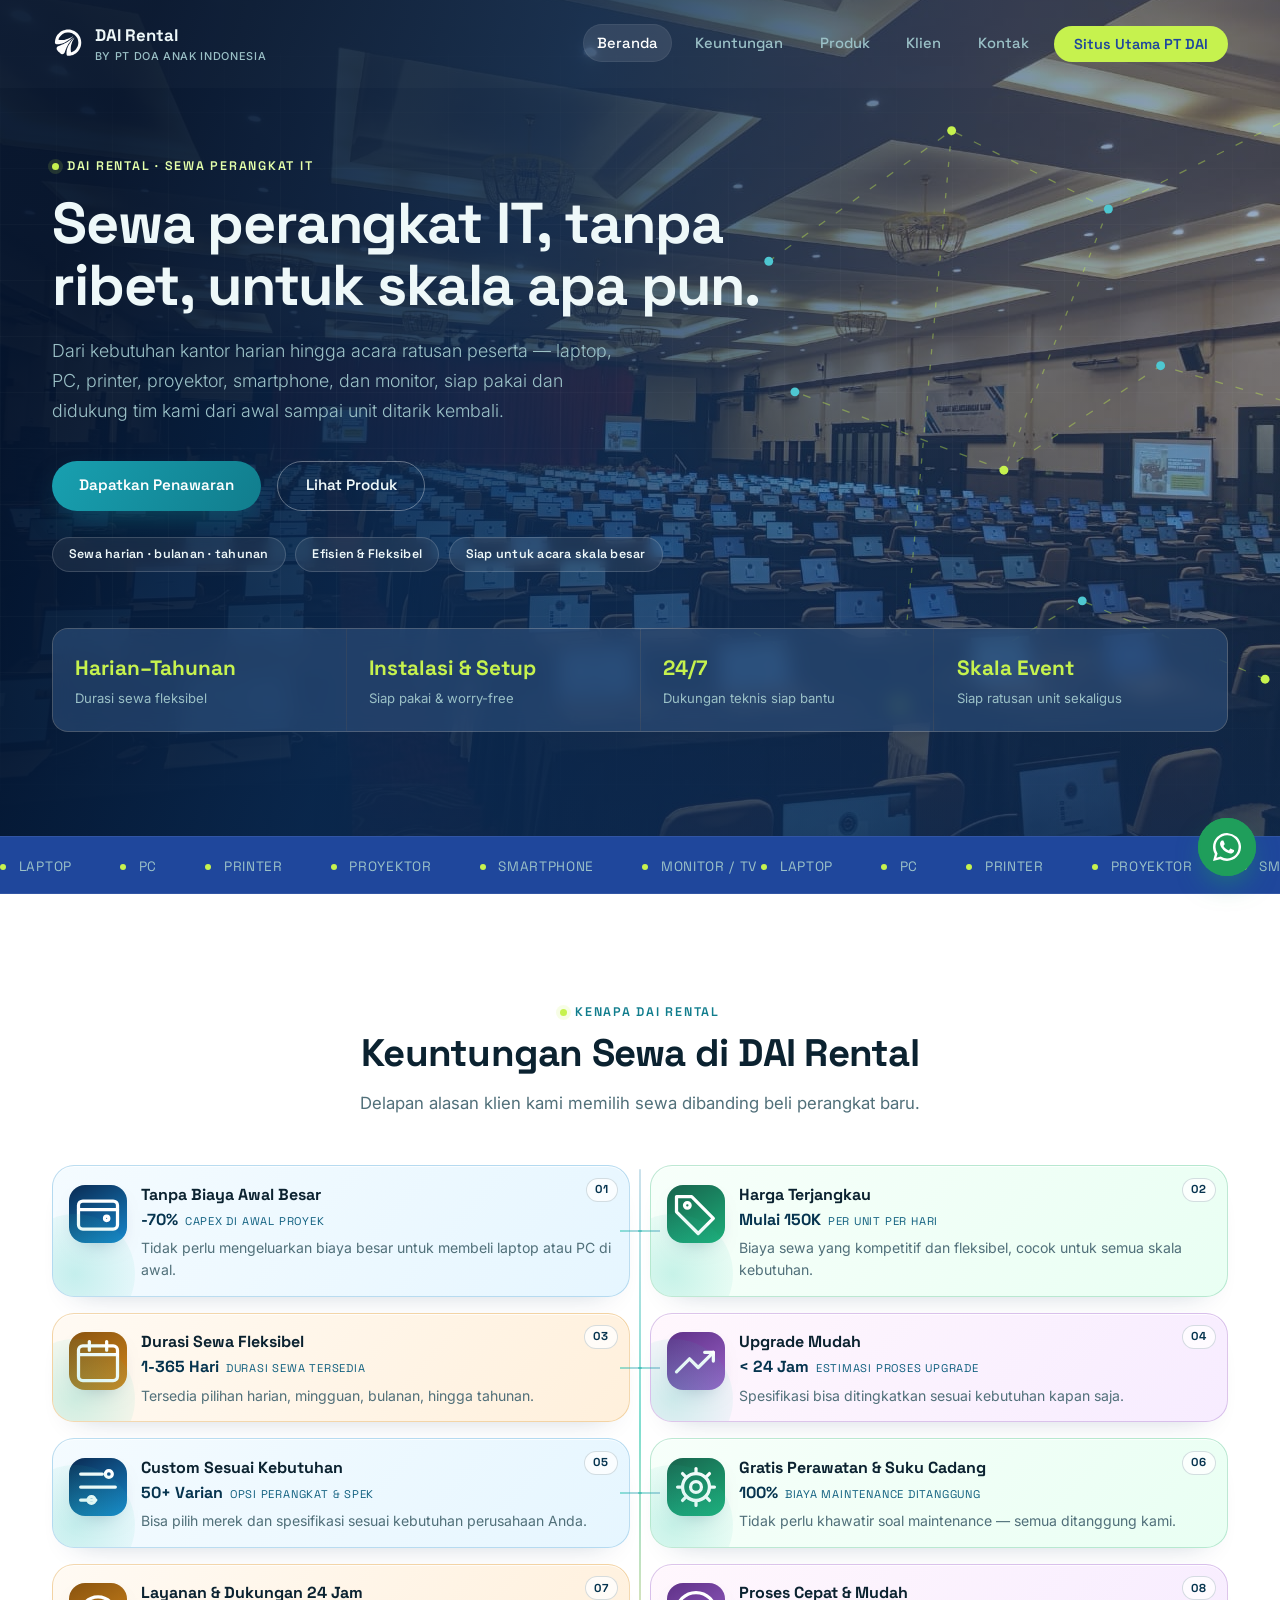
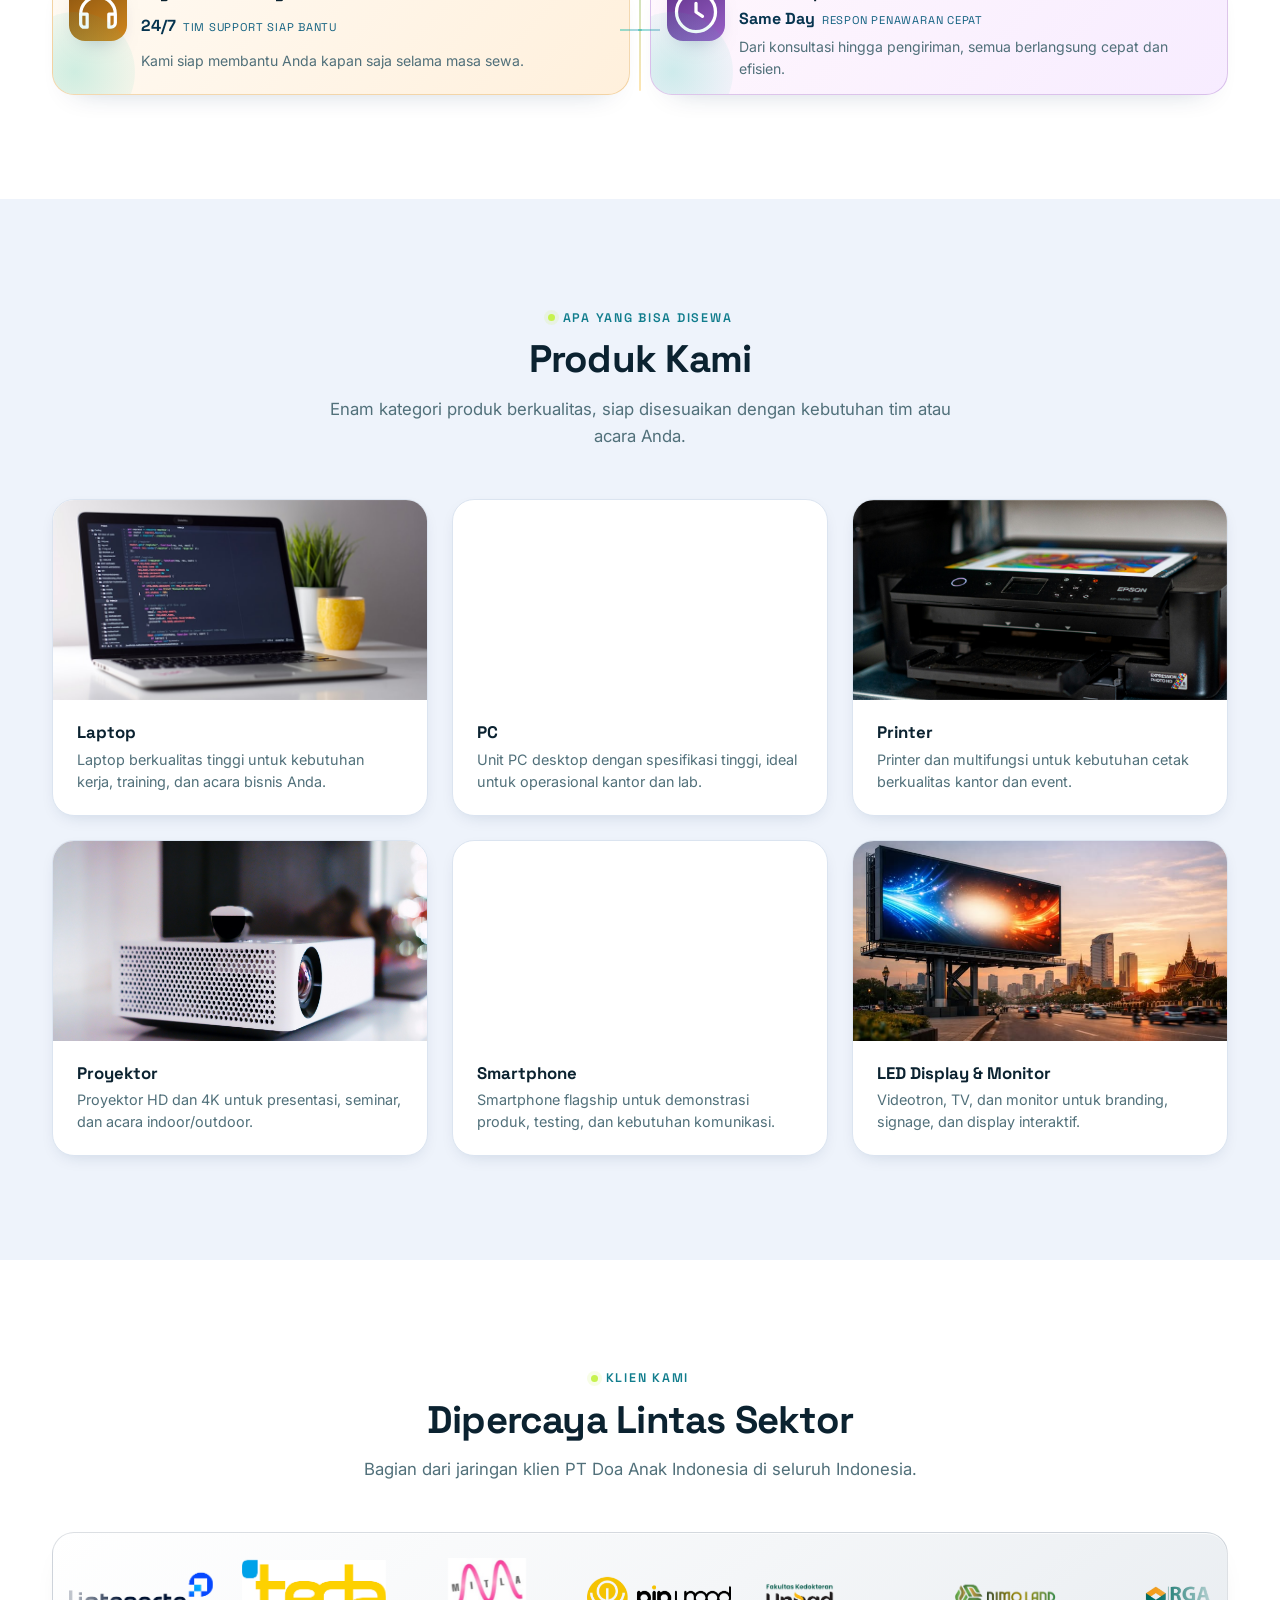
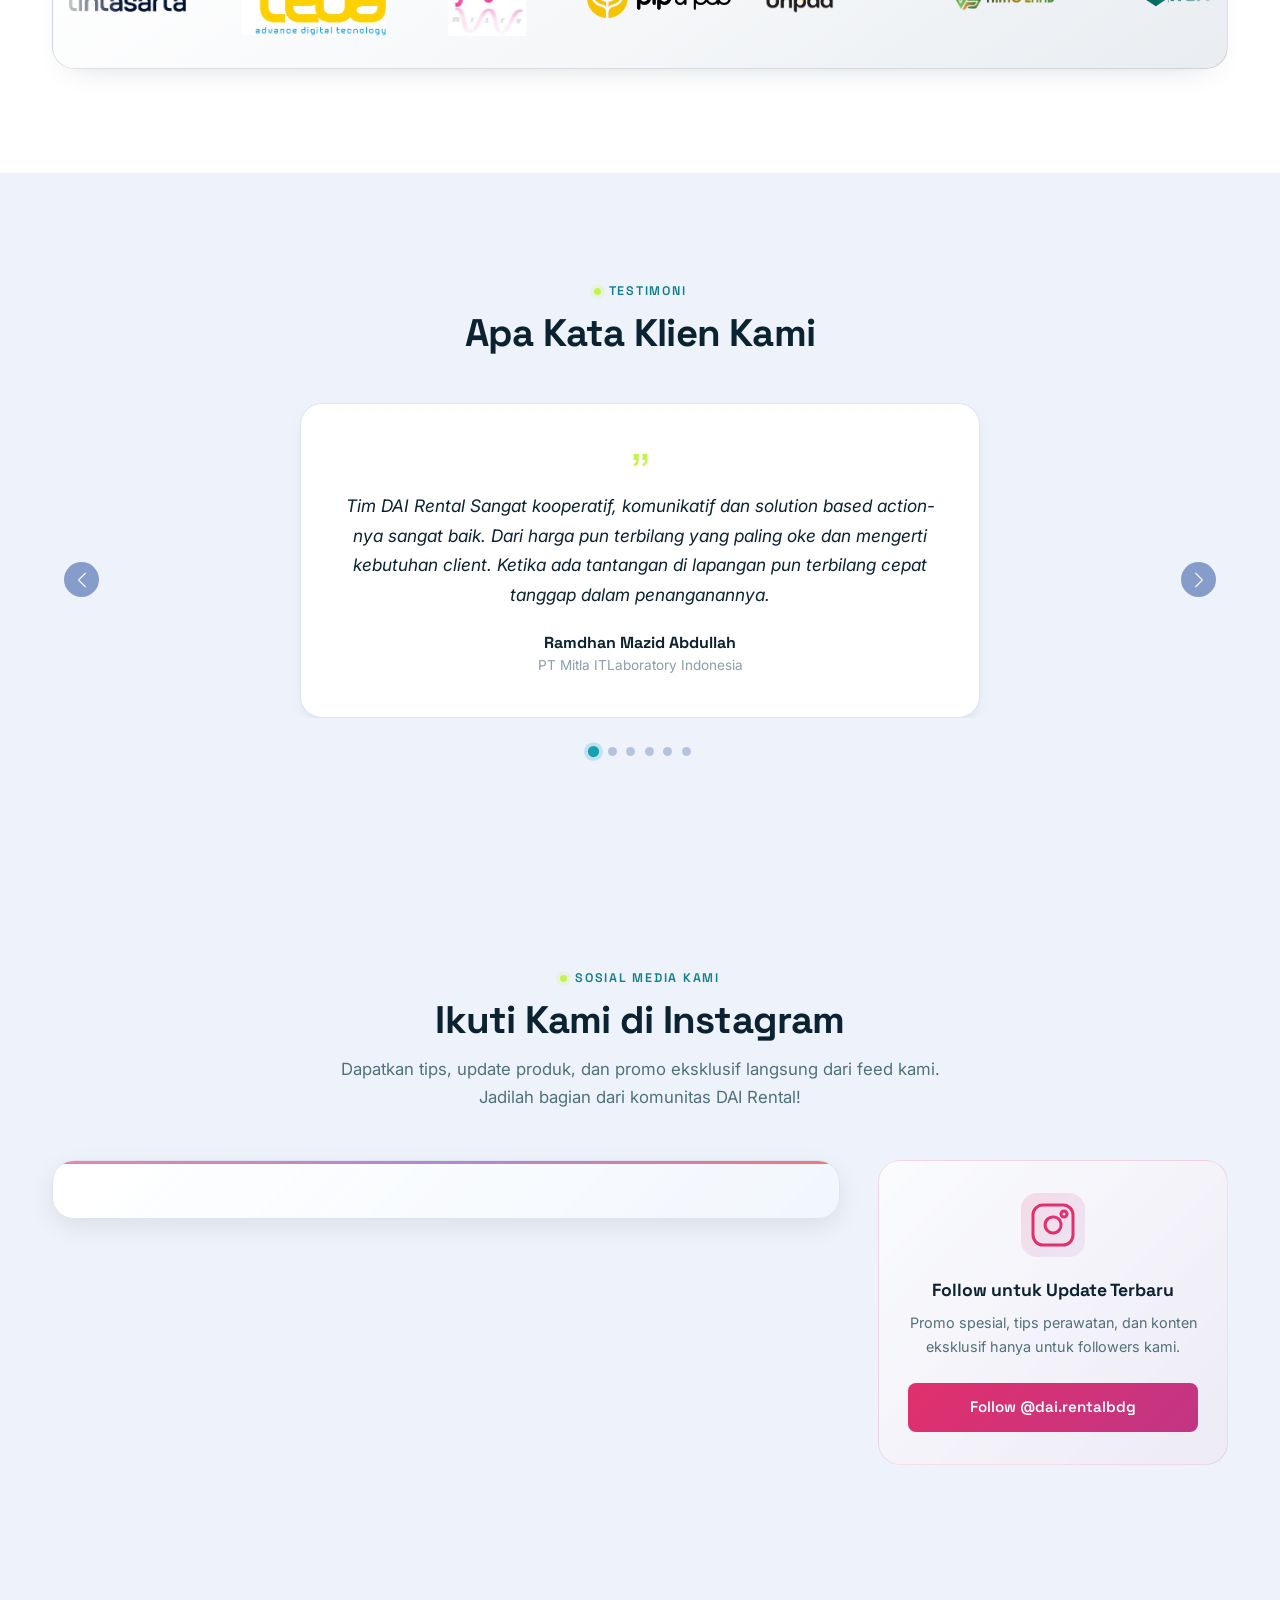
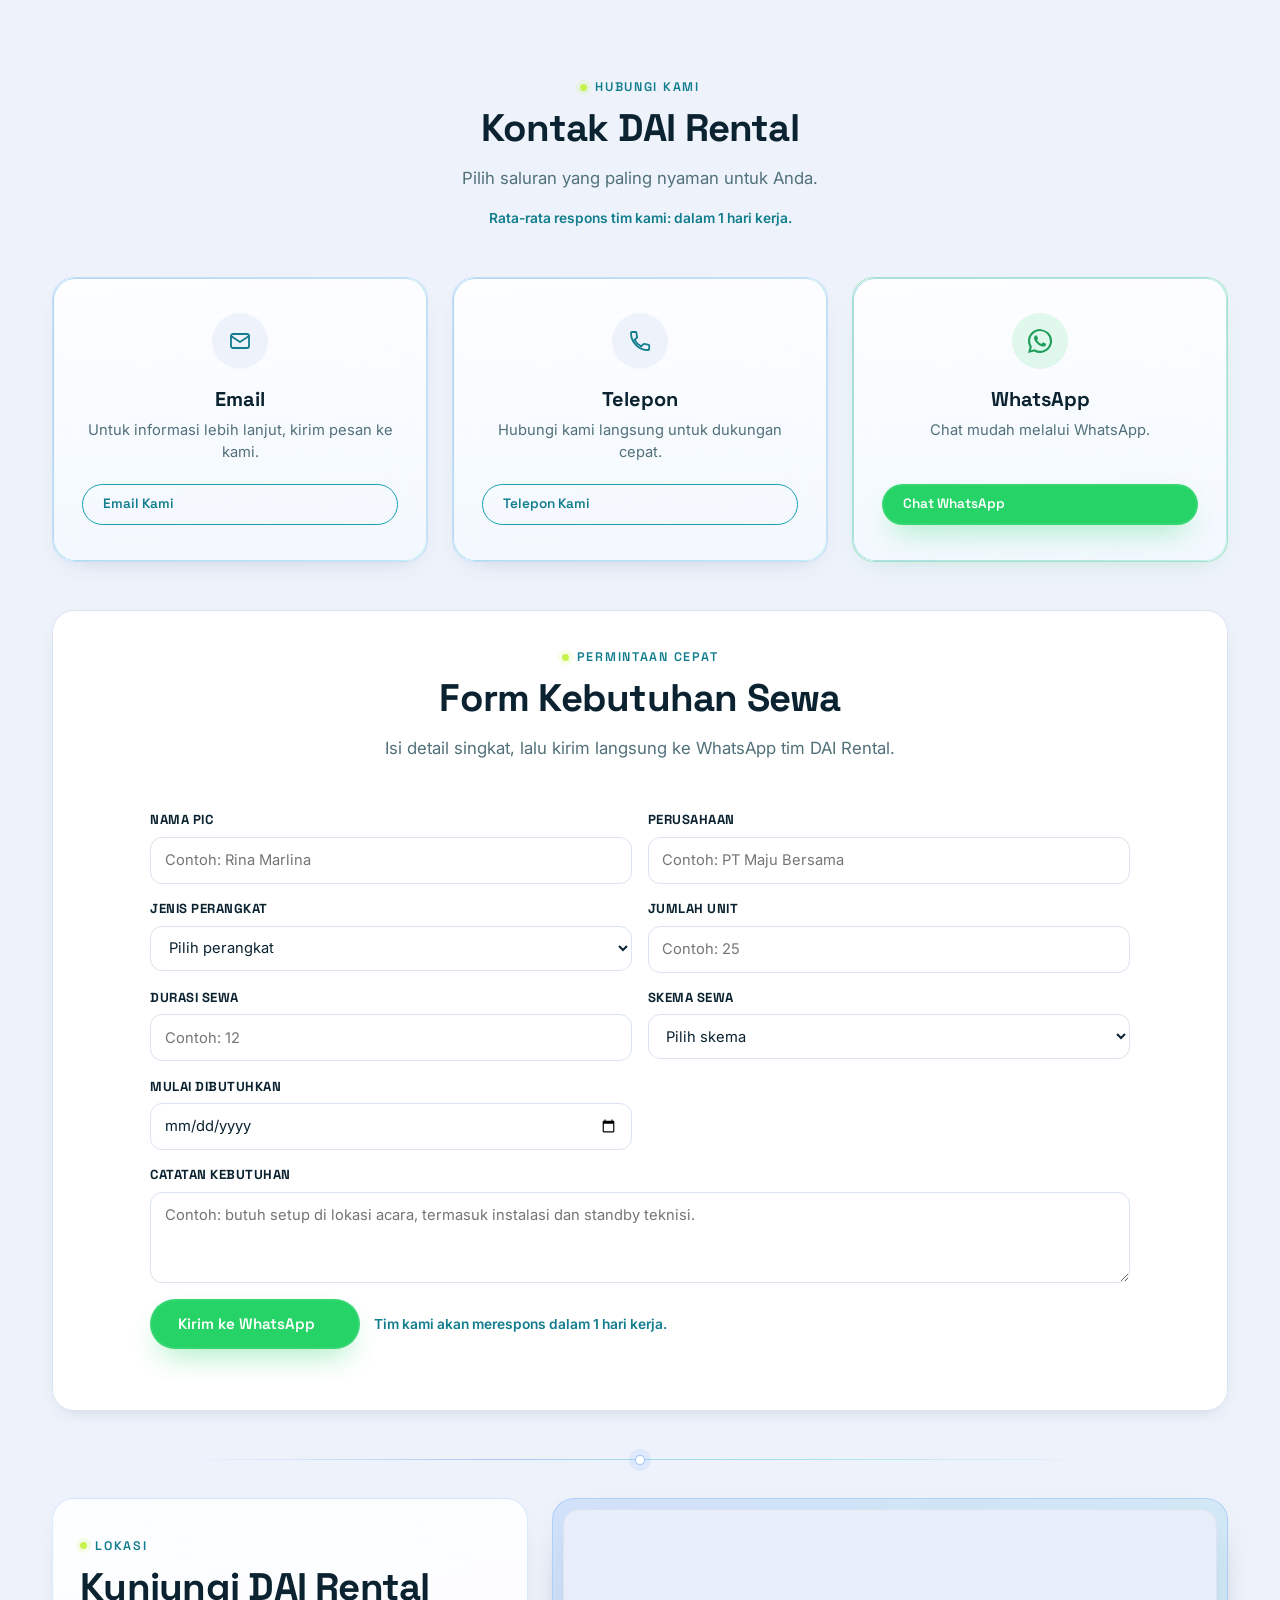
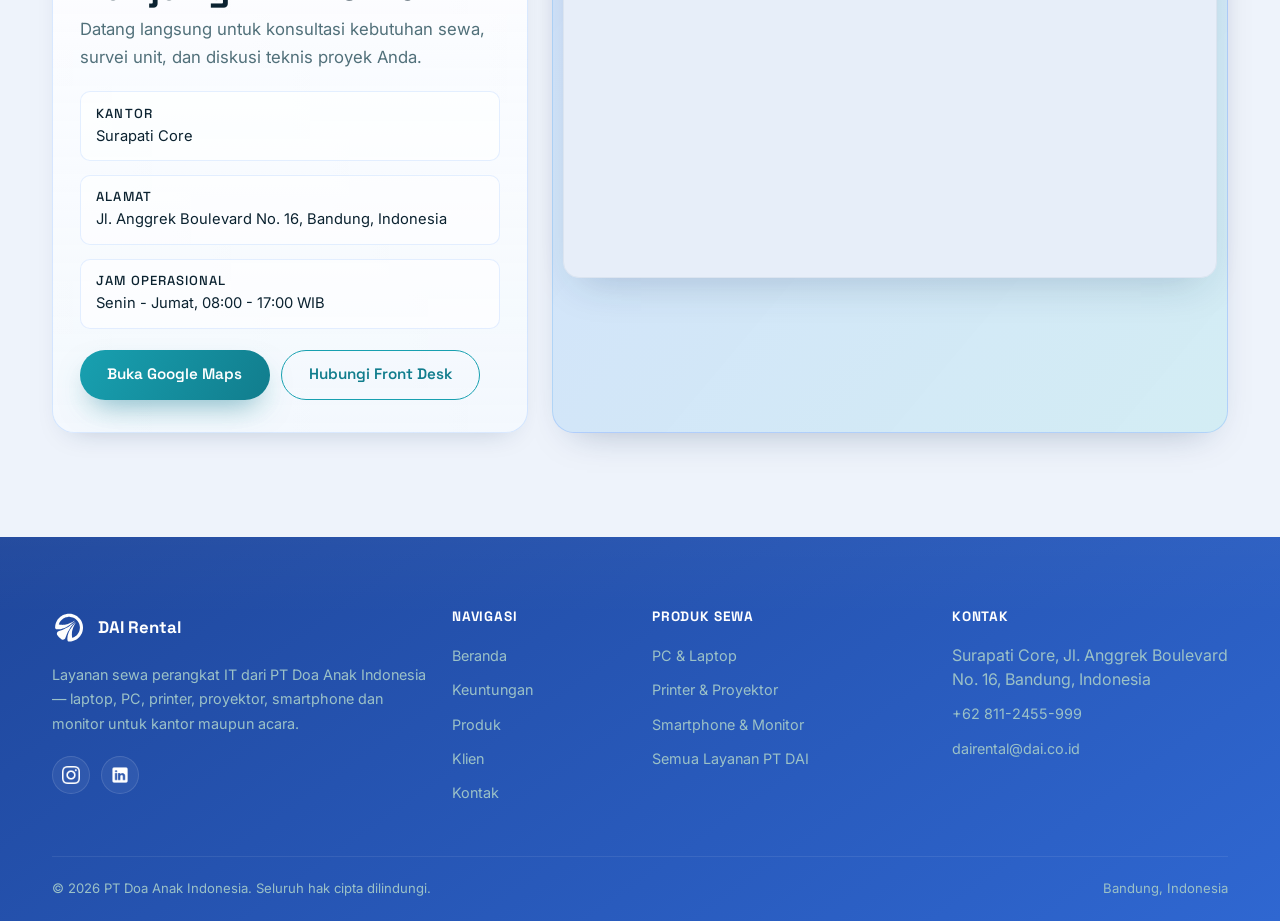
<file: dairental.html>
<!DOCTYPE html>
<html lang="id">
<head>
<meta charset="UTF-8">
<meta name="viewport" content="width=device-width, initial-scale=1.0">
<meta name="description" content="Sewa perangkat IT seperti laptop, PC, printer, proyektor, smartphone dan monitor dari PT Doa Anak Indonesia. Sewa harian, bulanan, hingga tahunan di Bandung.">
<meta property="og:title" content="DAI Rental | PT Doa Anak Indonesia">
<meta property="og:description" content="Sewa perangkat IT dari PT DAI — solusi terpercaya untuk kantor dan acara Anda.">
<title>DAI Rental | Sewa Laptop, PC, Printer &amp; Proyektor — Harian, Bulanan, Tahunan</title>
<link rel="icon" href="assets/img/DAI Logo-01.png" type="image/x-icon">

<link rel="preconnect" href="https://fonts.googleapis.com">
<link rel="preconnect" href="https://fonts.gstatic.com" crossorigin>
<link href="https://cdn.jsdelivr.net/npm/bootstrap@5.3.3/dist/css/bootstrap.min.css" rel="stylesheet">
<link href="https://cdn.jsdelivr.net/npm/aos@2.3.4/dist/aos.css" rel="stylesheet">
<link rel="stylesheet" href="assets/css/main.css">
</head>
<body class="page-rental">
<a class="skip-link" href="#main">Lewati ke konten</a>

<!-- ============ NAVBAR ============ -->
<nav class="navbar navbar-expand-lg fixed-top dai-nav">
  <div class="container">
    <a class="navbar-brand" href="index.html">
      <img src="assets/img/Logo-DAI.svg" alt="Logo PT DAI" height="36">
      <span>DAI Rental<small>by PT Doa Anak Indonesia</small></span>
    </a>
    <button class="navbar-toggler" type="button" data-bs-toggle="collapse" data-bs-target="#navbarNav" aria-label="Toggle navigation">
      <span class="navbar-toggler-icon"></span>
    </button>
    <div class="collapse navbar-collapse" id="navbarNav">
      <ul class="navbar-nav ms-auto align-items-lg-center">
        <li class="nav-item"><a class="nav-link" href="#home">Beranda</a></li>
        <li class="nav-item"><a class="nav-link" href="#keuntungan">Keuntungan</a></li>
        <li class="nav-item"><a class="nav-link" href="#product">Produk</a></li>
        <li class="nav-item"><a class="nav-link" href="#clients">Klien</a></li>
        <li class="nav-item"><a class="nav-link" href="#contact">Kontak</a></li>
        <li class="nav-item"><a class="btn-cta" href="index.html">Situs Utama PT DAI</a></li>
      </ul>
    </div>
  </div>
</nav>

<main id="main">
<!-- ============ HERO ============ -->
<section id="home" class="hero">
  <div class="hero-bg-photo hero-overlay-rental" style="background-image:url('assets/img/rent.jpg');"></div>
  <div class="hero-grid"></div>
  <svg class="hero-net" viewBox="0 0 560 640" style="right:-30px; top:0; width:min(48vw,560px); height:100%; transform:scaleX(-1);" preserveAspectRatio="xMidYMid slice" aria-hidden="true">
    <path class="flow" d="M60 80 L220 160 L340 100 L480 200"/>
    <path class="flow" d="M40 320 L180 280 L300 360 L460 300"/>
    <path class="flow" d="M100 520 L240 460 L380 540 L500 480"/>
    <path d="M220 160 L300 360" stroke-dasharray="4 8"/>
    <path d="M340 100 L380 540" stroke-dasharray="4 8"/>
    <circle class="nd pulse" cx="60" cy="80" r="3.4"/>
    <circle class="nd alt pulse" cx="220" cy="160" r="3.4"/>
    <circle class="nd pulse" cx="340" cy="100" r="3.4"/>
    <circle class="nd alt pulse" cx="480" cy="200" r="3.4"/>
    <circle class="nd pulse" cx="40" cy="320" r="3.4"/>
    <circle class="nd alt pulse" cx="180" cy="280" r="3.4"/>
    <circle class="nd pulse" cx="300" cy="360" r="3.4"/>
    <circle class="nd alt pulse" cx="460" cy="300" r="3.4"/>
    <circle class="nd pulse" cx="100" cy="520" r="3.4"/>
    <circle class="nd alt pulse" cx="240" cy="460" r="3.4"/>
    <circle class="nd pulse" cx="380" cy="540" r="3.4"/>
    <circle class="nd alt pulse" cx="500" cy="480" r="3.4"/>
  </svg>

  <div class="container hero-inner">
    <div class="row">
      <div class="col-lg-8" data-aos="fade-up">
        <span class="eyebrow on-dark">DAI Rental · Sewa Perangkat IT</span>
        <h1>Sewa perangkat IT, tanpa ribet, untuk skala apa pun.</h1>
        <p class="lead">Dari kebutuhan kantor harian hingga acara ratusan peserta — laptop, PC, printer, proyektor, smartphone, dan monitor, siap pakai dan didukung tim kami dari awal sampai unit ditarik kembali.</p>
        <div class="hero-ctas">
          <a href="https://wa.me/628112455999" target="_blank" rel="noopener" class="btn btn-grad">Dapatkan Penawaran</a>
          <a href="#product" class="btn btn-outline-onDark">Lihat Produk</a>
        </div>
        <div class="hero-kicker-row">
          <span class="kicker-chip">Sewa harian · bulanan · tahunan</span>
          <span class="kicker-chip">Efisien &amp; Fleksibel</span>
          <span class="kicker-chip">Siap untuk acara skala besar</span>
        </div>
      </div>
    </div>

    <div class="stat-strip" data-aos="fade-up" data-aos-delay="100">
      <div class="stat-row">
        <div class="stat-cell">
          <div class="stat-num" style="font-size:1.3rem;">Harian–Tahunan</div>
          <div class="stat-label">Durasi sewa fleksibel</div>
        </div>
        <div class="stat-cell">
          <div class="stat-num" style="font-size:1.3rem;">Instalasi &amp; Setup</div>
          <div class="stat-label">Siap pakai &amp; worry-free</div>
        </div>
        <div class="stat-cell">
          <div class="stat-num" style="font-size:1.3rem;">24/7</div>
          <div class="stat-label">Dukungan teknis siap bantu</div>
        </div>
        <div class="stat-cell">
          <div class="stat-num" style="font-size:1.3rem;">Skala Event</div>
          <div class="stat-label">Siap ratusan unit sekaligus</div>
        </div>
      </div>
    </div>
  </div>
</section>

<div class="ticker-wrap" aria-hidden="true">
  <div class="ticker-track">
    <span>Laptop</span>
    <span>PC</span>
    <span>Printer</span>
    <span>Proyektor</span>
    <span>Smartphone</span>
    <span>Monitor / TV</span>
  </div>
</div>

<!-- ============ KEUNTUNGAN ============ -->
<section id="keuntungan" class="section">
  <div class="container">
    <div class="section-head center" data-aos="fade-up">
      <span class="eyebrow">Kenapa DAI Rental</span>
      <h2 class="section-title">Keuntungan Sewa di DAI Rental</h2>
      <p class="section-sub">Delapan alasan klien kami memilih sewa dibanding beli perangkat baru.</p>
    </div>

    <div class="page-rental__benefits-grid">
      <div class="benefit-item" data-aos="fade-up">
        <div class="benefit-card">
          <div class="benefit-icon">
            <svg width="52" height="52" viewBox="0 0 24 24" stroke="currentColor" stroke-width="1.5" stroke-linecap="round" stroke-linejoin="round" fill="none"><rect x="3" y="6" width="18" height="13" rx="2"/><path d="M3 10h18"/><circle cx="16" cy="14" r="1"/></svg>
          </div>
          <h6>Tanpa Biaya Awal Besar</h6>
          <div class="benefit-metric"><strong>-70%</strong><span>CapEx di awal proyek</span></div>
          <p>Tidak perlu mengeluarkan biaya besar untuk membeli laptop atau PC di awal.</p>
        </div>
      </div>
      <div class="benefit-item" data-aos="fade-up" data-aos-delay="60">
        <div class="benefit-card">
          <div class="benefit-icon">
            <svg width="52" height="52" viewBox="0 0 24 24" stroke="currentColor" stroke-width="1.5" stroke-linecap="round" stroke-linejoin="round" fill="none"><path d="M3 11V4h7l10 10-7 7L3 11z"/><circle cx="8" cy="8" r="1.3"/></svg>
          </div>
          <h6>Harga Terjangkau</h6>
          <div class="benefit-metric"><strong>Mulai 150K</strong><span>per unit per hari</span></div>
          <p>Biaya sewa yang kompetitif dan fleksibel, cocok untuk semua skala kebutuhan.</p>
        </div>
      </div>
      <div class="benefit-item" data-aos="fade-up" data-aos-delay="120">
        <div class="benefit-card">
          <div class="benefit-icon">
            <svg width="52" height="52" viewBox="0 0 24 24" stroke="currentColor" stroke-width="1.5" stroke-linecap="round" stroke-linejoin="round" fill="none"><rect x="3" y="5" width="18" height="16" rx="2"/><path d="M3 9h18M8 3v4M16 3v4"/></svg>
          </div>
          <h6>Durasi Sewa Fleksibel</h6>
          <div class="benefit-metric"><strong>1-365 Hari</strong><span>durasi sewa tersedia</span></div>
          <p>Tersedia pilihan harian, mingguan, bulanan, hingga tahunan.</p>
        </div>
      </div>
      <div class="benefit-item" data-aos="fade-up">
        <div class="benefit-card">
          <div class="benefit-icon">
            <svg width="52" height="52" viewBox="0 0 24 24" stroke="currentColor" stroke-width="1.5" stroke-linecap="round" stroke-linejoin="round" fill="none"><path d="M3 17l6-6 4 4 7-7"/><path d="M16 8h4v4"/></svg>
          </div>
          <h6>Upgrade Mudah</h6>
          <div class="benefit-metric"><strong>< 24 Jam</strong><span>estimasi proses upgrade</span></div>
          <p>Spesifikasi bisa ditingkatkan sesuai kebutuhan kapan saja.</p>
        </div>
      </div>
      <div class="benefit-item" data-aos="fade-up" data-aos-delay="60">
        <div class="benefit-card">
          <div class="benefit-icon">
            <svg width="52" height="52" viewBox="0 0 24 24" stroke="currentColor" stroke-width="1.5" stroke-linecap="round" stroke-linejoin="round" fill="none"><path d="M4 6h10M4 12h16M4 18h7"/><circle cx="17" cy="6" r="1.6"/><circle cx="9" cy="18" r="1.6"/></svg>
          </div>
          <h6>Custom Sesuai Kebutuhan</h6>
          <div class="benefit-metric"><strong>50+ Varian</strong><span>opsi perangkat & spek</span></div>
          <p>Bisa pilih merek dan spesifikasi sesuai kebutuhan perusahaan Anda.</p>
        </div>
      </div>
      <div class="benefit-item" data-aos="fade-up" data-aos-delay="120">
        <div class="benefit-card">
          <div class="benefit-icon">
            <svg width="52" height="52" viewBox="0 0 24 24" stroke="currentColor" stroke-width="1.5" stroke-linecap="round" stroke-linejoin="round" fill="none"><circle cx="12" cy="12" r="2.5"/><path d="M12 3.5v2.2M12 18.3v2.2M20.5 12h-2.2M5.7 12H3.5M18.2 5.8l-1.6 1.6M7.4 16.6l-1.6 1.6M18.2 18.2l-1.6-1.6M7.4 7.4L5.8 5.8"/><circle cx="12" cy="12" r="6.2"/></svg>
          </div>
          <h6>Gratis Perawatan &amp; Suku Cadang</h6>
          <div class="benefit-metric"><strong>100%</strong><span>biaya maintenance ditanggung</span></div>
          <p>Tidak perlu khawatir soal maintenance — semua ditanggung kami.</p>
        </div>
      </div>
      <div class="benefit-item" data-aos="fade-up">
        <div class="benefit-card">
          <div class="benefit-icon">
            <svg width="52" height="52" viewBox="0 0 24 24" stroke="currentColor" stroke-width="1.5" stroke-linecap="round" stroke-linejoin="round" fill="none"><path d="M4 13a8 8 0 1 1 16 0v4a2 2 0 0 1-2 2h-1v-6h3"/><path d="M4 17v-4h3v6H5a2 2 0 0 1-1-2z"/></svg>
          </div>
          <h6>Layanan &amp; Dukungan 24 Jam</h6>
          <div class="benefit-metric"><strong>24/7</strong><span>tim support siap bantu</span></div>
          <p>Kami siap membantu Anda kapan saja selama masa sewa.</p>
        </div>
      </div>
      <div class="benefit-item" data-aos="fade-up" data-aos-delay="60">
        <div class="benefit-card">
          <div class="benefit-icon">
            <svg width="52" height="52" viewBox="0 0 24 24" stroke="currentColor" stroke-width="1.5" stroke-linecap="round" stroke-linejoin="round" fill="none"><circle cx="12" cy="12" r="9"/><path d="M12 8v4l3 2"/></svg>
          </div>
          <h6>Proses Cepat &amp; Mudah</h6>
          <div class="benefit-metric"><strong>Same Day</strong><span>respon penawaran cepat</span></div>
          <p>Dari konsultasi hingga pengiriman, semua berlangsung cepat dan efisien.</p>
        </div>
      </div>
    </div>
  </div>
</section>

<!-- ============ PRODUK ============ -->
<section id="product" class="section section-alt">
  <div class="container">
    <div class="section-head center" data-aos="fade-up">
      <span class="eyebrow">Apa Yang Bisa Disewa</span>
      <h2 class="section-title">Produk Kami</h2>
      <p class="section-sub">Enam kategori produk berkualitas, siap disesuaikan dengan kebutuhan tim atau acara Anda.</p>
    </div>

    <div class="row g-4">
      <div class="col-md-6 col-lg-4" data-aos="fade-up">
        <div class="product-card">
          <div class="pc-media"><img src="assets/img/laptop_new.jpg" alt="Sewa Laptop" loading="lazy" decoding="async"></div>
          <div class="pc-body">
            <h5>Laptop</h5>
            <p>Laptop berkualitas tinggi untuk kebutuhan kerja, training, dan acara bisnis Anda.</p>
          </div>
        </div>
      </div>
      <div class="col-md-6 col-lg-4" data-aos="fade-up" data-aos-delay="60">
        <div class="product-card">
          <div class="pc-media"><img src="assets/img/pc_new.jpg" alt="Sewa PC" loading="lazy" decoding="async"></div>
          <div class="pc-body">
            <h5>PC</h5>
            <p>Unit PC desktop dengan spesifikasi tinggi, ideal untuk operasional kantor dan lab.</p>
          </div>
        </div>
      </div>
      <div class="col-md-6 col-lg-4" data-aos="fade-up" data-aos-delay="120">
        <div class="product-card">
          <div class="pc-media"><img src="assets/img/printer_new.jpg" alt="Sewa Printer" loading="lazy" decoding="async"></div>
          <div class="pc-body">
            <h5>Printer</h5>
            <p>Printer dan multifungsi untuk kebutuhan cetak berkualitas kantor dan event.</p>
          </div>
        </div>
      </div>
      <div class="col-md-6 col-lg-4" data-aos="fade-up" data-aos-delay="180">
        <div class="product-card">
          <div class="pc-media"><img src="assets/img/projector_new.jpg" alt="Sewa Proyektor" loading="lazy" decoding="async"></div>
          <div class="pc-body">
            <h5>Proyektor</h5>
            <p>Proyektor HD dan 4K untuk presentasi, seminar, dan acara indoor/outdoor.</p>
          </div>
        </div>
      </div>
      <div class="col-md-6 col-lg-4" data-aos="fade-up" data-aos-delay="240">
        <div class="product-card">
          <div class="pc-media"><img src="assets/img/smartphone_new.jpg" alt="Sewa Smartphone" loading="lazy" decoding="async"></div>
          <div class="pc-body">
            <h5>Smartphone</h5>
            <p>Smartphone flagship untuk demonstrasi produk, testing, dan kebutuhan komunikasi.</p>
          </div>
        </div>
      </div>
      <div class="col-md-6 col-lg-4" data-aos="fade-up" data-aos-delay="300">
        <div class="product-card">
          <div class="pc-media"><img src="assets/img/ledd.jpg" alt="Sewa LED Display Videotron TV Monitor" loading="lazy" decoding="async"></div>
          <div class="pc-body">
            <h5>LED Display &amp; Monitor</h5>
            <p>Videotron, TV, dan monitor untuk branding, signage, dan display interaktif.</p>
          </div>
        </div>
      </div>
    </div>
  </div>
</section>

<!-- ============ CLIENTS ============ -->
<section id="clients" class="section">
  <div class="container">
    <div class="section-head center" data-aos="fade-up">
      <span class="eyebrow">Klien Kami</span>
      <h2 class="section-title">Dipercaya Lintas Sektor</h2>
      <p class="section-sub">Bagian dari jaringan klien PT Doa Anak Indonesia di seluruh Indonesia.</p>
    </div>

    <div class="client-panel" data-aos="fade-up">
      <div class="scroll-row-wrapper">
        <div class="scroll-row">
          <div class="scroll-track">
            <img src="assets/img/clients/LA.png" alt="Lintasarta" loading="lazy">
            <img src="assets/img/clients/teda.png" alt="Teda" loading="lazy">
            <img src="assets/img/clients-dairental/mitla.jpg" alt="Mitla" loading="lazy">
            <img src="assets/img/clients-dairental/pip-logo.png" alt="PIP" loading="lazy">
            <img src="assets/img/clients-dairental/logo-fk-unpad.png" alt="FK Unpad" loading="lazy">
            <img src="assets/img/clients-dairental/nimo.png" alt="Nimo" loading="lazy">
            <img src="assets/img/clients-dairental/rga.png" alt="RGA" loading="lazy">
            <img src="assets/img/clients-dairental/krs.png" alt="KRS" loading="lazy">
            <img src="assets/img/clients-dairental/Barrans.svg" alt="Barrans" loading="lazy">
          </div>
        </div>
      </div>
    </div>
  </div>
</section>

<!-- ============ TESTIMONIAL ============ -->
<section id="testimonial" class="section section-alt">
  <div class="container">
    <div class="section-head center" data-aos="fade-up">
      <span class="eyebrow">Testimoni</span>
      <h2 class="section-title">Apa Kata Klien Kami</h2>
    </div>

    <div id="testimonialCarousel" class="carousel slide" data-bs-ride="carousel" data-bs-interval="5000" data-aos="fade-up">
      <div class="carousel-inner">
        <div class="carousel-item active">
          <div class="testi-card">
            <div class="testi-quote">
              <svg width="30" height="30" viewBox="0 0 24 24" fill="currentColor"><path d="M7 7h4v5c0 3-2 5-4 5v-2c1 0 2-1 2-3H7V7z"/><path d="M14 7h4v5c0 3-2 5-4 5v-2c1 0 2-1 2-3h-2V7z"/></svg>
            </div>
            <p class="quote"> Tim DAI Rental Sangat kooperatif, komunikatif dan solution based action-nya sangat baik. Dari harga pun terbilang yang paling oke dan mengerti kebutuhan client. Ketika ada tantangan di lapangan pun terbilang cepat tanggap dalam penanganannya.</p>
            <div class="name">Ramdhan Mazid Abdullah</div>
            <div class="org">PT Mitla ITLaboratory Indonesia</div>
          </div>
        </div>
        <div class="carousel-item">
          <div class="testi-card">
            <div class="testi-quote">
              <svg width="30" height="30" viewBox="0 0 24 24" fill="currentColor"><path d="M7 7h4v5c0 3-2 5-4 5v-2c1 0 2-1 2-3H7V7z"/><path d="M14 7h4v5c0 3-2 5-4 5v-2c1 0 2-1 2-3h-2V7z"/></svg>
            </div>
            <p class="quote">Sebagai user DAI Rental, KRS sangat puas bekerja sama. Produk laptopnya sesuai spek dan kondisi mulus, harga sewanya kompetitif, pelayanan timnya responsif & ramah. Untuk aftersales/support juga cepat tanggap saat kami butuh bantuan teknis. Sangat direkomendasikan untuk kebutuhan sewa laptop.</p>
            <div class="name">Angelita</div>
            <div class="org">PT Kasih Rajawali Sejahtera</div>
          </div>
        </div>
        <div class="carousel-item">
          <div class="testi-card">
            <div class="testi-quote">
              <svg width="30" height="30" viewBox="0 0 24 24" fill="currentColor"><path d="M7 7h4v5c0 3-2 5-4 5v-2c1 0 2-1 2-3H7V7z"/><path d="M14 7h4v5c0 3-2 5-4 5v-2c1 0 2-1 2-3h-2V7z"/></svg>
            </div>
            <p class="quote">Semuanya oke, terutama pelayanannya DAI Rental oke pisan.</p>
            <div class="name">Ina Mariyana</div>
            <div class="org">Fakultas Kedokteran Unpad</div>
          </div>
        </div>
        <div class="carousel-item">
          <div class="testi-card">
            <div class="testi-quote">
              <svg width="30" height="30" viewBox="0 0 24 24" fill="currentColor"><path d="M7 7h4v5c0 3-2 5-4 5v-2c1 0 2-1 2-3H7V7z"/><path d="M14 7h4v5c0 3-2 5-4 5v-2c1 0 2-1 2-3h-2V7z"/></svg>
            </div>
            <p class="quote">Untuk product DAI Rental oke ya sesuai dengan yang kita minta, untuk harga juga masih terjangkau, dan kualitas pelayanan dan support after salesnya sih yang mantep bgt. Kalo kita butuh percepatan dan urgent butuh replace laptop, mudah bgt dan sangat full support. All teamnya best bgt. Thank you.</p>
            <div class="name">Mega Nur Khotimah</div>
            <div class="org">PT Aplikanusa Lintasarta</div>
          </div>
        </div>
        <div class="carousel-item">
          <div class="testi-card">
            <div class="testi-quote">
              <svg width="30" height="30" viewBox="0 0 24 24" fill="currentColor"><path d="M7 7h4v5c0 3-2 5-4 5v-2c1 0 2-1 2-3H7V7z"/><path d="M14 7h4v5c0 3-2 5-4 5v-2c1 0 2-1 2-3h-2V7z"/></svg>
            </div>
            <p class="quote">PT RGA sangat puas dengan layanan sewa laptop yang diberikan oleh DAI Rental. Laptop yang disediakan memiliki kondisi yang sangat baik, spesifikasi sesuai kebutuhan, serta siap digunakan tanpa kendala. Proses pengiriman dan instalasi berlangsung tepat waktu, didukung oleh tim yang profesional, responsif, dan komunikatif dalam menangani setiap kebutuhan kami. Selama masa penggunaan, kualitas perangkat tetap terjaga dengan baik dan dukungan teknis yang diberikan sangat membantu apabila diperlukan. Pelayanan yang cepat, ramah, dan berorientasi pada kepuasan pelanggan menjadi nilai tambah yang kami apresiasi. Kami merekomendasikan DAI Rental sebagai mitra terpercaya untuk kebutuhan sewa laptop perusahaan. Terima kasih atas pelayanan yang sangat memuaskan. Rating: &#9733;&#9733;&#9733;&#9733;&#9733; (5/5).</p>
            <div class="name">Luhtfi Nur Yusran</div>
            <div class="org">PT Reksa Griya Antam</div>
          </div>
        </div>
        <div class="carousel-item">
          <div class="testi-card">
            <div class="testi-quote">
              <svg width="30" height="30" viewBox="0 0 24 24" fill="currentColor"><path d="M7 7h4v5c0 3-2 5-4 5v-2c1 0 2-1 2-3H7V7z"/><path d="M14 7h4v5c0 3-2 5-4 5v-2c1 0 2-1 2-3h-2V7z"/></svg>
            </div>
            <p class="quote">Mewakili tim PIP, kami sangat merekomendasikan layanan penyewaan laptop dari DAI Rental. Kami menerima unit laptop dengan kualitas yang sangat baik, rapi, dan bersih. Selama masa penyewaan, perangkat dapat digunakan dengan maksimal dan hampir tidak ada kendala teknis sama sekali. Kami juga sangat mengapresiasi pelayanan dari tim DAI Rental. Para PIC melayani dengan sangat ramah, baik, dan sopan. Dukungan aftersales juga luar biasa; teknisi sangat responsif, cekatan, dan ahli di bidangnya. Ditambah lagi, harga sewa yang ditawarkan cukup murah dan sangat terjangkau untuk menunjang berbagai kebutuhan operasional kantor.</p>
            <div class="name">Muhammad Luthfi Ramadhan</div>
            <div class="org">PT Pijar Integra Psikologi Unpad</div>
          </div>
        </div>
      </div>
      <div class="carousel-indicators">
        <button type="button" data-bs-target="#testimonialCarousel" data-bs-slide-to="0" class="active" aria-current="true" aria-label="Testimoni 1"></button>
        <button type="button" data-bs-target="#testimonialCarousel" data-bs-slide-to="1" aria-label="Testimoni 2"></button>
        <button type="button" data-bs-target="#testimonialCarousel" data-bs-slide-to="2" aria-label="Testimoni 3"></button>
        <button type="button" data-bs-target="#testimonialCarousel" data-bs-slide-to="3" aria-label="Testimoni 4"></button>
        <button type="button" data-bs-target="#testimonialCarousel" data-bs-slide-to="4" aria-label="Testimoni 5"></button>
        <button type="button" data-bs-target="#testimonialCarousel" data-bs-slide-to="5" aria-label="Testimoni 6"></button>
      </div>
      <button class="carousel-control-prev" type="button" data-bs-target="#testimonialCarousel" data-bs-slide="prev">
        <span class="carousel-control-prev-icon" aria-hidden="true"></span>
        <span class="visually-hidden">Sebelumnya</span>
      </button>
      <button class="carousel-control-next" type="button" data-bs-target="#testimonialCarousel" data-bs-slide="next">
        <span class="carousel-control-next-icon" aria-hidden="true"></span>
        <span class="visually-hidden">Berikutnya</span>
      </button>
    </div>
  </div>
</section>

<!-- ============ INSTAGRAM ============ -->
<section id="instagram" class="section section-alt">
  <div class="container">
    <div class="section-head center" data-aos="fade-up">
      <span class="eyebrow">Sosial Media Kami</span>
      <h2 class="section-title">Ikuti Kami di Instagram</h2>
      <p class="section-sub">Dapatkan tips, update produk, dan promo eksklusif langsung dari feed kami. Jadilah bagian dari komunitas DAI Rental!</p>
    </div>
    <div class="page-rental__instagram-wrapper" data-aos="fade-up">
      <div class="ig-panel">
        <script src="https://static.elfsight.com/platform/platform.js" async></script>
        <div class="elfsight-app-0317ec76-8f4c-4ab8-8a18-1358bdfbc14c" data-elfsight-app-lazy></div>
      </div>
      <div class="ig-cta" data-aos="fade-up" data-aos-delay="200">
        <div class="ig-cta-card">
          <div class="ig-cta-icon">
            <svg width="48" height="48" viewBox="0 0 24 24" fill="none" stroke="currentColor" stroke-width="1.5" stroke-linecap="round" stroke-linejoin="round"><rect x="2" y="2" width="20" height="20" rx="5" ry="5"/><path d="M16 11.37A4 4 0 1 1 12.63 8 4 4 0 0 1 16 11.37z"/><circle cx="17.5" cy="6.5" r="1.5"/></svg>
          </div>
          <h6>Follow untuk Update Terbaru</h6>
          <p>Promo spesial, tips perawatan, dan konten eksklusif hanya untuk followers kami.</p>
          <a href="https://www.instagram.com/dai.rentalbdg/" target="_blank" rel="noopener" class="btn btn-ig">Follow @dai.rentalbdg</a>
        </div>
      </div>
    </div>
  </div>
</section>

<!-- ============ CONTACT ============ -->
<section id="contact" class="section section-alt">
  <div class="container">
    <div class="section-head center" data-aos="fade-up">
      <span class="eyebrow">Hubungi Kami</span>
      <h2 class="section-title">Kontak DAI Rental</h2>
      <p class="section-sub">Pilih saluran yang paling nyaman untuk Anda.</p>
      <p class="contact-response-note">Rata-rata respons tim kami: dalam 1 hari kerja.</p>
    </div>

    <div class="row g-4 justify-content-center">
      <div class="col-md-4" data-aos="fade-up">
        <div class="contact-card">
          <div class="contact-icon">
            <svg width="24" height="24" viewBox="0 0 24 24" stroke="currentColor" stroke-width="1.8" stroke-linecap="round" stroke-linejoin="round" fill="none"><rect x="3" y="5" width="18" height="14" rx="2"/><path d="M3 7l9 6 9-6"/></svg>
          </div>
          <h5>Email</h5>
          <p>Untuk informasi lebih lanjut, kirim pesan ke kami.</p>
          <a href="mailto:dairental@dai.co.id" class="btn btn-outline-brand btn-sm">Email Kami</a>
        </div>
      </div>
      <div class="col-md-4" data-aos="fade-up" data-aos-delay="80">
        <div class="contact-card">
          <div class="contact-icon">
            <svg width="24" height="24" viewBox="0 0 24 24" stroke="currentColor" stroke-width="1.8" stroke-linecap="round" stroke-linejoin="round" fill="none"><path d="M6.6 10.8a15 15 0 0 0 6.6 6.6l2.2-2.2a1 1 0 0 1 1.1-.23c1.1.4 2.4.6 3.7.6.6 0 1 .4 1 1V20a1 1 0 0 1-1 1C10.6 21 3 13.4 3 4a1 1 0 0 1 1-1h3.5c.6 0 1 .4 1 1 0 1.3.2 2.6.6 3.7a1 1 0 0 1-.23 1.1z"/></svg>
          </div>
          <h5>Telepon</h5>
          <p>Hubungi kami langsung untuk dukungan cepat.</p>
          <a href="tel:+628112455999" class="btn btn-outline-brand btn-sm">Telepon Kami</a>
        </div>
      </div>
      <div class="col-md-4" data-aos="fade-up" data-aos-delay="160">
        <div class="contact-card contact-card-primary">
          <div class="contact-icon">
            <svg width="24" height="24" viewBox="0 0 24 24" fill="currentColor" aria-hidden="true"><path d="M17.472 14.382c-.297-.149-1.758-.867-2.03-.967-.273-.099-.471-.148-.67.15-.197.297-.767.966-.94 1.164-.173.199-.347.223-.644.075-.297-.15-1.255-.462-2.39-1.475-.883-.788-1.48-1.761-1.653-2.059-.173-.297-.018-.458.13-.606.134-.133.297-.347.446-.521.151-.172.2-.296.3-.495.099-.198.05-.372-.025-.521-.075-.148-.669-1.611-.916-2.206-.242-.579-.487-.501-.669-.51-.173-.008-.371-.01-.57-.01-.198 0-.52.074-.792.372s-1.04 1.016-1.04 2.479 1.065 2.876 1.213 3.074c.149.198 2.095 3.2 5.076 4.487.709.306 1.263.489 1.694.625.712.227 1.36.195 1.872.118.571-.085 1.758-.719 2.006-1.413.248-.695.248-1.29.173-1.414-.074-.123-.272-.198-.57-.347m-5.421 7.403h-.004a9.87 9.87 0 0 1-5.031-1.378l-.361-.214-3.741.982.998-3.648-.235-.374a9.85 9.85 0 0 1-1.51-5.26c.001-5.45 4.436-9.884 9.887-9.884 2.64 0 5.122 1.03 6.988 2.898a9.869 9.869 0 0 1 2.894 6.99c-.003 5.45-4.437 9.883-9.885 9.883M20.54 3.488A17.41 17.41 0 0 0 12.01 0C5.382 0 .001 5.383 0 12.012c0 2.112.553 4.18 1.604 5.997L0 24l6.11-1.603a11.95 11.95 0 0 0 5.9 1.5h.005c6.628 0 12.01-5.382 12.01-12.013 0-3.206-1.248-6.223-3.516-8.49"/></svg>
          </div>
          <h5>WhatsApp</h5>
          <p>Chat mudah melalui WhatsApp.</p>
          <a href="https://wa.me/628112455999" target="_blank" rel="noopener" class="btn btn-wa btn-sm">Chat WhatsApp</a>
        </div>
      </div>
    </div>

    <div class="rental-form-shell mt-5" data-aos="fade-up">
      <div class="section-head center">
        <span class="eyebrow">Permintaan Cepat</span>
        <h2 class="section-title">Form Kebutuhan Sewa</h2>
        <p class="section-sub">Isi detail singkat, lalu kirim langsung ke WhatsApp tim DAI Rental.</p>
      </div>
      <form id="rentalLeadForm" class="rental-form" novalidate>
        <div class="rental-form-grid">
          <div class="rental-field">
            <label for="leadName">Nama PIC</label>
            <input id="leadName" name="leadName" type="text" required placeholder="Contoh: Rina Marlina">
          </div>
          <div class="rental-field">
            <label for="leadCompany">Perusahaan</label>
            <input id="leadCompany" name="leadCompany" type="text" required placeholder="Contoh: PT Maju Bersama">
          </div>
          <div class="rental-field">
            <label for="leadDevice">Jenis Perangkat</label>
            <select id="leadDevice" name="leadDevice" required>
              <option value="" selected disabled>Pilih perangkat</option>
              <option value="Laptop">Laptop</option>
              <option value="PC">PC</option>
              <option value="Printer">Printer</option>
              <option value="Proyektor">Proyektor</option>
              <option value="Smartphone">Smartphone</option>
              <option value="Monitor">Monitor</option>
              <option value="Lainnya">Lainnya</option>
            </select>
          </div>
          <div class="rental-field">
            <label for="leadQty">Jumlah Unit</label>
            <input id="leadQty" name="leadQty" type="number" min="1" required placeholder="Contoh: 25">
          </div>
          <div class="rental-field">
            <label for="leadDurationValue">Durasi Sewa</label>
            <input id="leadDurationValue" name="leadDurationValue" type="number" min="1" required placeholder="Contoh: 12">
          </div>
          <div class="rental-field">
            <label for="leadDuration">Skema Sewa</label>
            <select id="leadDuration" name="leadDuration" required>
              <option value="" selected disabled>Pilih skema</option>
              <option value="Harian">Hari</option>
              <option value="Mingguan">Minggu</option>
              <option value="Bulanan">Bulan</option>
              <option value="Tahunan">Tahun</option>
            </select>
          </div>
          <div class="rental-field">
            <label for="leadStartDate">Mulai Dibutuhkan</label>
            <input id="leadStartDate" name="leadStartDate" type="date" required>
          </div>
          <div class="rental-field rental-field-full">
            <label for="leadNotes">Catatan Kebutuhan</label>
            <textarea id="leadNotes" name="leadNotes" rows="3" placeholder="Contoh: butuh setup di lokasi acara, termasuk instalasi dan standby teknisi."></textarea>
          </div>
        </div>
        <div class="rental-form-actions">
          <button type="submit" class="btn btn-wa">Kirim ke WhatsApp</button>
          <p class="rental-form-note">Tim kami akan merespons dalam 1 hari kerja.</p>
        </div>
        <p id="rentalFormStatus" class="rental-form-status" aria-live="polite"></p>
      </form>
    </div>

    <div class="contact-location-divider" data-aos="fade-up" data-aos-delay="60" aria-hidden="true"></div>

    <div class="location-hub" data-aos="fade-up">
      <div class="row g-4 align-items-stretch">
        <div class="col-lg-5">
          <div class="location-info h-100">
            <span class="eyebrow">Lokasi</span>
            <h2 class="section-title">Kunjungi DAI Rental</h2>
            <p class="section-sub">Datang langsung untuk konsultasi kebutuhan sewa, survei unit, dan diskusi teknis proyek Anda.</p>

            <div class="location-meta">
              <div class="location-meta-item">
                <h6>Kantor</h6>
                <p>Surapati Core</p>
              </div>
              <div class="location-meta-item">
                <h6>Alamat</h6>
                <p>Jl. Anggrek Boulevard No. 16, Bandung, Indonesia</p>
              </div>
              <div class="location-meta-item">
                <h6>Jam Operasional</h6>
                <p>Senin - Jumat, 08:00 - 17:00 WIB</p>
              </div>
            </div>

            <div class="location-actions">
              <a href="https://maps.google.com/?q=PT%20Doa%20Anak%20Indonesia" target="_blank" rel="noopener" class="btn btn-grad">Buka Google Maps</a>
              <a href="tel:+628112455999" class="btn btn-outline-brand">Hubungi Front Desk</a>
            </div>
          </div>
        </div>

        <div class="col-lg-7">
          <div class="location-map h-100">
            <div class="ratio ratio-16x9 map-frame">
              <iframe
                src="https://www.google.com/maps/embed?pb=!1m18!1m12!1m3!1d3960.9165256899337!2d107.64969307454055!3d-6.9005862675299285!2m3!1f0!2f0!3f0!3m2!1i1024!2i768!4f13.1!3m3!1m2!1s0x2e68e7ea8806d6d9%3A0x40e6b04d653f65b9!2sPT%20Doa%20Anak%20Indonesia!5e0!3m2!1sen!2sid!4v1756278483140!5m2!1sen!2sid"
                style="border:0;" allowfullscreen="" loading="lazy" referrerpolicy="no-referrer-when-downgrade" title="Lokasi DAI Rental">
              </iframe>
            </div>
          </div>
        </div>
      </div>
    </div>
  </div>
</section>
</main>

<!-- ============ FOOTER ============ -->
<footer class="site-footer">
  <div class="container">
    <div class="row g-4">
      <div class="col-lg-4">
        <div class="footer-brand">
          <img src="assets/img/Logo-DAI.svg" alt="Logo PT DAI">
          <span>DAI Rental</span>
        </div>
        <p>Layanan sewa perangkat IT dari PT Doa Anak Indonesia — laptop, PC, printer, proyektor, smartphone dan monitor untuk kantor maupun acara.</p>
        <div class="footer-social">
          <a href="https://www.instagram.com/dai.rentalbdg/" target="_blank" rel="noopener" aria-label="Instagram"><img src="assets/img/inst.png" alt=""></a>
          <a href="https://www.linkedin.com/company/pt-doa-anak-indonesia/posts/?feedView=all" target="_blank" rel="noopener" aria-label="LinkedIn"><img src="assets/img/Linkedin.png" alt=""></a>
        </div>
      </div>
      <div class="col-lg-2 col-6 footer-col">
        <h6>Navigasi</h6>
        <ul class="footer-links">
          <li><a href="#home">Beranda</a></li>
          <li><a href="#keuntungan">Keuntungan</a></li>
          <li><a href="#product">Produk</a></li>
          <li><a href="#clients">Klien</a></li>
          <li><a href="#contact">Kontak</a></li>
        </ul>
      </div>
      <div class="col-lg-3 col-6 footer-col">
        <h6>Produk Sewa</h6>
        <ul class="footer-links">
          <li><a href="#product">PC &amp; Laptop</a></li>
          <li><a href="#product">Printer &amp; Proyektor</a></li>
          <li><a href="#product">Smartphone &amp; Monitor</a></li>
          <li><a href="index.html#services">Semua Layanan PT DAI</a></li>
        </ul>
      </div>
      <div class="col-lg-3 footer-col">
        <h6>Kontak</h6>
        <ul class="footer-links">
          <li>Surapati Core, Jl. Anggrek Boulevard No. 16, Bandung, Indonesia</li>
          <li><a href="tel:+628112455999">+62 811-2455-999</a></li>
          <li><a href="mailto:dairental@dai.co.id">dairental@dai.co.id</a></li>
        </ul>
      </div>
    </div>
    <div class="footer-bottom">
      <span>&copy; <span data-year>2026</span> PT Doa Anak Indonesia. Seluruh hak cipta dilindungi.</span>
      <span>Bandung, Indonesia</span>
    </div>
  </div>
</footer>

<!-- ============ WHATSAPP FAB ============ -->
<a href="https://wa.me/628112455999" target="_blank" rel="noopener" class="wa-fab" aria-label="Chat WhatsApp">
  <span class="wa-ping" aria-hidden="true"></span>
  <svg width="28" height="28" viewBox="0 0 24 24" fill="currentColor" aria-hidden="true"><path d="M17.472 14.382c-.297-.149-1.758-.867-2.03-.967-.273-.099-.471-.148-.67.15-.197.297-.767.966-.94 1.164-.173.199-.347.223-.644.075-.297-.15-1.255-.462-2.39-1.475-.883-.788-1.48-1.761-1.653-2.059-.173-.297-.018-.458.13-.606.134-.133.297-.347.446-.521.151-.172.2-.296.3-.495.099-.198.05-.372-.025-.521-.075-.148-.669-1.611-.916-2.206-.242-.579-.487-.501-.669-.51-.173-.008-.371-.01-.57-.01-.198 0-.52.074-.792.372s-1.04 1.016-1.04 2.479 1.065 2.876 1.213 3.074c.149.198 2.095 3.2 5.076 4.487.709.306 1.263.489 1.694.625.712.227 1.36.195 1.872.118.571-.085 1.758-.719 2.006-1.413.248-.695.248-1.29.173-1.414-.074-.123-.272-.198-.57-.347m-5.421 7.403h-.004a9.87 9.87 0 0 1-5.031-1.378l-.361-.214-3.741.982.998-3.648-.235-.374a9.85 9.85 0 0 1-1.51-5.26c.001-5.45 4.436-9.884 9.887-9.884 2.64 0 5.122 1.03 6.988 2.898a9.869 9.869 0 0 1 2.894 6.99c-.003 5.45-4.437 9.883-9.885 9.883M20.54 3.488A17.41 17.41 0 0 0 12.01 0C5.382 0 .001 5.383 0 12.012c0 2.112.553 4.18 1.604 5.997L0 24l6.11-1.603a11.95 11.95 0 0 0 5.9 1.5h.005c6.628 0 12.01-5.382 12.01-12.013 0-3.206-1.248-6.223-3.516-8.49"/></svg>
</a>

<div class="mobile-cta-bar" aria-label="Aksi cepat">
  <a href="https://wa.me/628112455999" target="_blank" rel="noopener" class="mobile-cta-btn mobile-cta-whatsapp">WhatsApp</a>
  <a href="tel:+628112455999" class="mobile-cta-btn mobile-cta-call">Telepon</a>
</div>

<script src="https://cdn.jsdelivr.net/npm/bootstrap@5.3.3/dist/js/bootstrap.bundle.min.js" defer></script>
<script src="https://cdn.jsdelivr.net/npm/aos@2.3.4/dist/aos.js" defer></script>
<script src="assets/js/main.js" defer></script>
<script>
window.addEventListener('DOMContentLoaded', function () {
  if (window.AOS) {
    AOS.init({ duration: 700, once: true, offset: 40 });
  }
});
</script>
</body>
</html>
</file>
<file: assets/css/main.css>
/* ============================================================
   PT DAI — Design System
   Modern technology / corporate redesign
   Built on top of Bootstrap 5 grid + components
   ============================================================ */

@import url('https://fonts.googleapis.com/css2?family=Space+Grotesk:wght@500;600;700&family=Inter:wght@400;500;600;700&display=swap');

:root{
  /* ---- Color tokens ---- */
  --primary:    #1f479c;
  --ink:        #1f479c;   /* global primary blue */
  --navy-950:   #1f479c;
  --navy-900:   #1f479c;
  --navy-800:   #1f479c;
  --navy-700:   #1f479c;
  --navy-600:   #1f479c;

  --teal-600:   #117d8d;
  --teal-500:   #18a0b0;
  --teal-400:   #4ec7d1;
  --teal-200:   #c6eef2;

  --lime:       #c6f24e;
  --lime-soft:  #e4ffaa;
  --lime-dim:   rgba(198,242,78,.14);

  --surface:      #ffffff;
  --surface-alt:  #eef3fb;
  --surface-card: #ffffff;
  --line:         #dbe4f0;
  --line-dark:    rgba(255,255,255,.12);

  --text:        #0b2230;
  --text-soft:   #51707a;
  --text-faint:  #88a0a7;
  --text-onDark: #eef8f9;
  --text-onDark-soft: #9bc1c7;

  --shadow-sm:  0 6px 18px -8px rgba(10,42,82,.18);
  --shadow-md:  0 18px 40px -16px rgba(10,42,82,.22);
  --shadow-lg:  0 28px 70px -24px rgba(10,42,82,.35);

  --radius-lg:  22px;
  --radius-md:  16px;
  --radius-sm:  10px;
  --container:  1200px;

  --ease: cubic-bezier(.22,1,.36,1);
}

/* ============================================================
   Base
   ============================================================ */
*{ box-sizing: border-box; }

html{ scroll-behavior: smooth; }

body{
  font-family: 'Inter', sans-serif;
  background: var(--surface);
  color: var(--text);
  -webkit-font-smoothing: antialiased;
  overflow-x: hidden;
}

h1,h2,h3,h4,
.font-display{
  font-family: 'Space Grotesk', sans-serif;
  letter-spacing: -0.02em;
}

a{ text-decoration: none; }

.container{ max-width: var(--container); }

::selection{ background: var(--lime); color: var(--ink); }

/* Skip link for keyboard users */
.skip-link{
  position: absolute; left: -999px; top: 0;
  background: var(--lime); color: var(--ink);
  padding: .5rem 1rem; z-index: 2000; border-radius: 0 0 8px 0;
}
.skip-link:focus{ left: 0; }

:focus-visible{
  outline: 2px solid var(--teal-400);
  outline-offset: 3px;
}

@media (prefers-reduced-motion: reduce){
  *{ animation-duration: .001ms !important; animation-iteration-count: 1 !important; transition-duration: .001ms !important; scroll-behavior: auto !important; }
}

/* ============================================================
   Utility / type
   ============================================================ */
.eyebrow{
  display: inline-flex; align-items: center; gap: .5rem;
  font-family: 'Space Grotesk', sans-serif;
  font-size: .78rem; font-weight: 600;
  letter-spacing: .14em; text-transform: uppercase;
  color: var(--teal-600);
}
.eyebrow::before{
  content: ''; width: 7px; height: 7px; border-radius: 50%;
  background: var(--lime);
  box-shadow: 0 0 0 4px var(--lime-dim);
}
.eyebrow.on-dark{ color: var(--lime-soft); }
.eyebrow.on-dark::before{ background: var(--lime); }

.section{ padding: 6.5rem 0; }
.section-tight{ padding: 4rem 0; }
.section-alt{ background: var(--surface-alt); }
.section-dark{ background: var(--navy-900); color: var(--text-onDark); }

.section-head{ max-width: 640px; margin-bottom: 3rem; }
.section-head.center{ margin-left: auto; margin-right: auto; text-align: center; }

.section-title{
  font-size: clamp(1.9rem, 3vw, 2.6rem);
  font-weight: 700;
  color: var(--text);
  margin: .6rem 0 .9rem;
  line-height: 1.15;
}
.section-dark .section-title{ color: var(--text-onDark); }

.section-sub{
  color: var(--text-soft);
  font-size: 1.05rem;
  line-height: 1.65;
}
.section-dark .section-sub{ color: var(--text-onDark-soft); }

.text-lime{ color: var(--lime); }
.text-teal{ color: var(--teal-500); }

/* ============================================================
   Buttons
   ============================================================ */
.btn{
  font-family: 'Space Grotesk', sans-serif;
  font-weight: 600;
  border-radius: 999px;
  padding: .8rem 1.7rem;
  font-size: .95rem;
  border: none;
  display: inline-flex;
  align-items: center;
  gap: .55rem;
  transition: transform .25s var(--ease), box-shadow .25s var(--ease), background .25s var(--ease), color .25s var(--ease);
}
.btn:active{ transform: translateY(1px); }

.btn-grad{
  background: linear-gradient(120deg, var(--teal-500), var(--teal-600));
  color: #fff;
  box-shadow: 0 14px 30px -10px rgba(15,122,140,.55);
}
.btn-grad:hover{
  color: #fff;
  box-shadow: 0 18px 36px -8px rgba(15,122,140,.65);
  transform: translateY(-2px);
}

.btn-lime{
  background: var(--lime);
  color: var(--ink);
  box-shadow: 0 14px 30px -10px rgba(198,242,78,.45);
}
.btn-lime:hover{ color: var(--ink); transform: translateY(-2px); box-shadow: 0 18px 34px -8px rgba(198,242,78,.55); }

.btn-outline-onDark{
  background: transparent;
  color: var(--text-onDark);
  border: 1.5px solid rgba(255,255,255,.35);
}
.btn-outline-onDark:hover{
  color: #fff;
  background: #25D366;
  border-color: #25D366;
  box-shadow:
    0 12px 24px -10px rgba(37,211,102,.48),
    0 0 18px rgba(37,211,102,.18);
}

.btn-outline-brand{
  background: transparent;
  border: 1.5px solid var(--teal-500);
  color: var(--teal-600);
}
.btn-outline-brand:hover{
  background: var(--teal-500);
  color: #fff;
}

.btn-sm{ padding: .6rem 1.25rem; font-size: .85rem; }

.btn-wa{
  background: #25D366;
  color: #fff;
  box-shadow:
    0 14px 30px -10px rgba(37,211,102,.45),
    0 0 0 1px rgba(255,255,255,.08) inset;
  border: 1px solid rgba(255,255,255,.08);
}
.btn-wa:hover{
  color: #fff;
  background: #1F9E5B;
  transform: translateY(-2px) scale(1.01);
  box-shadow:
    0 18px 36px -12px rgba(31,158,91,.62),
    0 0 18px rgba(37,211,102,.18);
}

/* ============================================================
   Navbar
   ============================================================ */
.dai-nav{
  padding: 1.1rem 0;
  transition:
    background .35s var(--ease),
    padding .35s var(--ease),
    box-shadow .35s var(--ease),
    border-color .35s var(--ease),
    backdrop-filter .35s var(--ease);
  background: rgba(255, 255, 255, 0.02);
  border-bottom: 1px solid transparent;
  -webkit-backdrop-filter: blur(0px);
  backdrop-filter: blur(0px);
}
.dai-nav .navbar-brand{
  display: flex; align-items: center; gap: .6rem;
  font-family: 'Space Grotesk', sans-serif;
  font-weight: 700;
  font-size: 1.05rem;
  color: var(--text-onDark);
}
.dai-nav .navbar-brand img{ height: 36px; }
.dai-nav .navbar-brand small{
  display: block; font-family: 'Inter',sans-serif; font-weight: 500;
  font-size: .68rem; letter-spacing: .06em; color: var(--text-onDark-soft);
  text-transform: uppercase;
}
.dai-nav .nav-link{
  font-family: 'Space Grotesk', sans-serif;
  font-weight: 500;
  color: var(--text-onDark-soft) !important;
  margin: 0 .25rem;
  padding: .5rem .9rem !important;
  border-radius: 999px;
  font-size: .92rem;
  transition: color .25s var(--ease), background .25s var(--ease);
}
.dai-nav .nav-link:hover,
.dai-nav .nav-link.active{
  color: #fff !important;
  background: rgba(255,255,255,.1);
  box-shadow: inset 0 0 0 1px rgba(255,255,255,.06);
}
.dai-nav .btn-cta{
  font-family: 'Space Grotesk', sans-serif;
  font-weight: 600;
  background: var(--lime);
  color: var(--ink);
  border-radius: 999px;
  padding: .55rem 1.25rem;
  font-size: .9rem;
  margin-left: .4rem;
  transition: transform .25s var(--ease), box-shadow .25s var(--ease);
}
.dai-nav .btn-cta:hover{ transform: translateY(-2px); box-shadow: 0 10px 22px -8px rgba(198,242,78,.6); }

.dai-nav.scrolled{
  background: linear-gradient(90deg, rgba(7, 28, 68, .72), rgba(18, 96, 180, .56));
  -webkit-backdrop-filter: saturate(180%) blur(18px);
  backdrop-filter: saturate(180%) blur(18px);
  border-bottom: 1px solid rgba(140, 198, 255, .12);
  box-shadow:
    0 14px 36px -20px rgba(4, 18, 46, .62),
    inset 0 -1px 0 rgba(255, 255, 255, .05);
  padding: .7rem 0;
}

.navbar-toggler{ border: none; }
.navbar-toggler:focus{ box-shadow: none; }
.navbar-toggler-icon{
  background-image: url("data:image/svg+xml,%3csvg viewBox='0 0 30 30' xmlns='http://www.w3.org/2000/svg'%3e%3cpath stroke='rgba(255,255,255,0.92)' stroke-width='2' stroke-linecap='round' stroke-miterlimit='10' d='M4 7h22M4 15h22M4 23h22'/%3e%3c/svg%3e");
}
.nav-mobile-head{ display: none; }
@media (max-width: 991.98px){
  .nav-mobile-head{
    display: flex;
    align-items: center;
    justify-content: space-between;
    gap: .8rem;
    margin-bottom: .9rem;
    padding: .75rem .8rem;
    border-radius: 12px;
    background: linear-gradient(120deg, rgba(255,255,255,.14), rgba(255,255,255,.07));
    border: 1px solid rgba(255,255,255,.16);
  }
  .nav-mobile-head span{
    color: #fff;
    font-family: 'Space Grotesk', sans-serif;
    font-size: .8rem;
    line-height: 1.35;
  }
  .nav-mobile-head .btn{
    padding: .52rem .95rem;
    font-size: .78rem;
    white-space: nowrap;
  }
  .dai-nav .navbar-collapse{
    background: linear-gradient(160deg, rgba(22,62,136,.95), rgba(31, 71, 156, .93));
    margin-top: 1rem;
    border-radius: var(--radius-md);
    border: 1px solid rgba(255,255,255,.14);
    padding: .9rem 1rem 1rem;
    box-shadow: inset 0 1px 0 rgba(255,255,255,.1), 0 16px 40px -18px rgba(0,0,0,.45);
    backdrop-filter: blur(12px);
    -webkit-backdrop-filter: blur(12px);
  }
  .dai-nav .navbar-nav{
    gap: .35rem;
    align-items: stretch !important;
  }
  .dai-nav .nav-link{
    width: 100%;
    padding: .76rem .7rem !important;
    border-radius: 10px;
  }
  .dai-nav .btn-cta{
    display: inline-block;
    margin: .55rem 0 0;
    width: 100%;
    text-align: center;
    justify-content: center;
  }
}

/* ============================================================
   Hero (shared scaffold)
   ============================================================ */
.hero{
  position: relative;
  background: var(--ink);
  color: var(--text-onDark);
  overflow: hidden;
  padding-top: 9.5rem;
  padding-bottom: 6.5rem;
}
.hero-bg-photo{
  position: absolute; inset: 0;
  background-size: cover; background-position: center;
  z-index: 0;
  overflow: hidden;
}
.hero-bg-photo video{
  width: 100%;
  height: 100%;
  object-fit: cover;
  display: block;
}
.hero-bg-photo::after{
  content: '';
  position: absolute; inset: 0;
}
.hero-overlay-home::after{
  background:
    linear-gradient(100deg, rgba(8, 34, 74, .72) 18%, rgba(16, 58, 114, .58) 46%, rgba(31, 71, 156, .36) 70%, rgba(31, 71, 156, .18) 100%),
    linear-gradient(0deg, rgba(8, 34, 74, .18), transparent 52%);
}
.hero-overlay-rental::after{
  background:
    linear-gradient(110deg, rgba(3,20,46,.95) 10%, rgba(10,42,82,.86) 38%, rgba(18,58,110,.56) 65%, rgba(28,79,143,.36) 100%),
    linear-gradient(0deg, rgba(3,20,46,.6), transparent 50%);
}
.hero-grid{
  position: absolute; inset: 0; z-index: 1; opacity: .5;
  background-image:
    linear-gradient(rgba(255,255,255,.05) 1px, transparent 1px),
    linear-gradient(90deg, rgba(255,255,255,.05) 1px, transparent 1px);
  background-size: 56px 56px;
  -webkit-mask-image: linear-gradient(180deg, transparent, rgba(0,0,0,.9) 30%, rgba(0,0,0,.9) 75%, transparent);
  mask-image: linear-gradient(180deg, transparent, rgba(0,0,0,.9) 30%, rgba(0,0,0,.9) 75%, transparent);
}
.hero-net{ position: absolute; z-index: 1; pointer-events: none; }
.hero-net .nd{ fill: var(--lime); }
.hero-net .nd.alt{ fill: var(--teal-400); }
.hero-net line, .hero-net path{
  stroke: rgba(198,242,78,.4);
  stroke-width: 1;
  fill: none;
}
.hero-net .pulse{
  animation: net-pulse 3.2s ease-in-out infinite;
}
.hero-net .pulse:nth-child(2n){ animation-delay: .6s; }
.hero-net .pulse:nth-child(3n){ animation-delay: 1.3s; }
.hero-net .flow{
  stroke-dasharray: 6 10;
  animation: net-flow 5s linear infinite;
}
@keyframes net-pulse{
  0%, 100%{ opacity:.35; r:2.6; }
  50%{ opacity:1; r:4.2; }
}
@keyframes net-flow{
  to{ stroke-dashoffset: -160; }
}

.hero-inner{ position: relative; z-index: 2; }

.hero-kicker-row{
  display:flex; flex-wrap:wrap; gap:.6rem; margin-top: 1.6rem;
}
.kicker-chip{
  font-family:'Space Grotesk',sans-serif;
  font-size:.78rem; font-weight:600; letter-spacing:.02em;
  color: var(--text-onDark);
  background: rgba(255,255,255,.07);
  border: 1px solid rgba(255,255,255,.16);
  padding: .45rem 1rem;
  border-radius: 999px;
  -webkit-backdrop-filter: blur(6px);
  backdrop-filter: blur(6px);
}

.hero h1{
  font-size: clamp(2.3rem, 4.6vw, 3.6rem);
  font-weight: 700;
  line-height: 1.08;
  margin: 1rem 0 1.2rem;
  max-width: 720px;
}
.hero p.lead{
  font-size: 1.12rem;
  color: var(--text-onDark-soft);
  max-width: 560px;
  line-height: 1.7;
  font-family: 'Inter', sans-serif;
}
.hero .hero-ctas{
  display:flex; gap: 1rem; flex-wrap: wrap; margin-top: 2.1rem;
}

/* Stat strip overlapping hero bottom */
.stat-strip{
  position: relative;
  z-index: 3;
  margin-top: 3.5rem;
}
.stat-row{
  display: grid;
  grid-template-columns: repeat(4, 1fr);
  gap: 1px;
  background: rgba(255,255,255,.14);
  border: 1px solid rgba(255,255,255,.14);
  border-radius: var(--radius-md);
  overflow: hidden;
  -webkit-backdrop-filter: blur(10px);
  backdrop-filter: blur(10px);
}
.stat-cell{
  background: rgba(18,58,110,.5);
  padding: 1.5rem 1.4rem;
}
.stat-num{
  font-family:'Space Grotesk',sans-serif;
  font-weight:700;
  font-size: 1.9rem;
  color: var(--lime);
  display:flex; align-items:baseline; gap:.15rem;
}
.stat-label{
  font-size: .82rem;
  color: var(--text-onDark-soft);
  margin-top:.3rem;
  line-height:1.4;
}
@media (max-width: 767.98px){
  .stat-row{ grid-template-columns: repeat(2,1fr); }
}

/* Capability ticker */
.ticker-wrap{
  background: var(--navy-950);
  border-top: 1px solid rgba(255,255,255,.08);
  border-bottom: 1px solid rgba(255,255,255,.08);
  overflow: hidden;
  white-space: nowrap;
  padding: .95rem 0;
}
.ticker-track{
  display: inline-flex;
  gap: 3rem;
  animation: ticker-scroll 26s linear infinite;
}
.ticker-track span{
  font-family:'Space Grotesk',sans-serif;
  font-size: .85rem;
  letter-spacing: .05em;
  text-transform: uppercase;
  color: var(--text-onDark-soft);
  display:inline-flex; align-items:center; gap: .8rem;
}
.ticker-track span::before{
  content:''; width:6px; height:6px; border-radius:50%; background: var(--lime);
  display:inline-block;
}
@keyframes ticker-scroll{
  0%{ transform: translateX(0); }
  100%{ transform: translateX(-50%); }
}

/* ============================================================
   Trust strip (credibility band)
   ============================================================ */
.trust-strip{
  position: relative;
  z-index: 3;
  margin-top: 2.2rem;
  display: flex;
  flex-wrap: wrap;
  gap: 2rem;
  align-items: center;
  justify-content: space-around;
  padding: 1.4rem 0;
}
.trust-item{
  display: flex;
  align-items: center;
  gap: .7rem;
  font-size: .9rem;
  color: var(--text-onDark-soft);
}
.trust-icon{
  font-size: 1.4rem;
  display: inline-flex;
  align-items: center;
  justify-content: center;
  color: var(--lime);
}
@media (max-width: 767.98px){
  .trust-strip{
    gap: 1.2rem;
    margin-top: 1.6rem;
  }
  .trust-item{
    font-size: .82rem;
    flex: 1 1 calc(50% - .6rem);
  }
}

/* ============================================================
   About
   ============================================================ */
.about-section{
  position: relative;
  overflow: hidden;
  background:
    linear-gradient(90deg, rgba(5,14,32,.88) 0%, rgba(5,14,32,.78) 45%, rgba(5,14,32,.52) 100%),
    url('../img/IT.jpg') center/cover;
}
.about-section::before{
  content: '';
  position: absolute;
  inset: 0;
  background: radial-gradient(circle at top right, rgba(41,123,255,.12), transparent 18%);
  pointer-events: none;
}
.about-shell{
  position: relative;
  z-index: 1;
  min-height: 560px;
}
.about-content{
  position: relative;
  max-width: 640px;
  text-align: left;
  color: #fff;
  padding: 2rem;
  border-radius: 24px;
  background: linear-gradient(180deg, rgba(255,255,255,.06), rgba(255,255,255,.04));
  border: 1px solid rgba(255,255,255,.1);
  -webkit-backdrop-filter: blur(10px);
  backdrop-filter: blur(10px);
  box-shadow:
    inset 0 1px 0 rgba(255,255,255,.08),
    0 24px 55px -32px rgba(2,10,24,.7);
}
.about-content .section-title,
.about-content .section-sub,
.about-content .eyebrow{
  text-align: left;
}
.about-content .section-title{
  max-width: 100%;
  color: #fff;
  margin-bottom: .9rem;
}
.about-content .section-sub{
  max-width: 56ch;
  color: rgba(255,255,255,.82);
}
.about-highlight-grid{
  display: grid;
  grid-template-columns: repeat(2, minmax(0, 1fr));
  gap: 1rem;
  margin-top: 1.4rem;
}
.about-highlight-card{
  background:
    linear-gradient(180deg, rgba(255,255,255,.08), rgba(255,255,255,.04));
  border: 1px solid rgba(255,255,255,.08);
  border-radius: var(--radius-md);
  padding: 1rem;
  box-shadow:
    inset 0 1px 0 rgba(255,255,255,.06),
    0 10px 22px -18px rgba(0,0,0,.48);
}
.about-highlight-icon{
  display: inline-flex;
  align-items: center;
  justify-content: center;
  min-width: 2rem;
  height: 2rem;
  border-radius: 999px;
  background: linear-gradient(90deg, rgba(41,123,255,.18), rgba(15,196,196,.18));
  color: var(--teal-300);
  font-size: .78rem;
  font-weight: 700;
  margin-bottom: .65rem;
}
.about-highlight-card h5{
  margin: 0 0 .35rem;
  font-size: 1rem;
  color: #fff;
}
.about-highlight-card p{
  margin: 0;
  font-size: .9rem;
  color: rgba(255,255,255,.78);
}

.check-list{
  list-style: none;
  padding: 0;
  margin: 1.3rem 0 0;
  display: grid;
  gap: .8rem;
}
.check-list li{
  display: flex;
  gap: .8rem;
  align-items: flex-start;
  color: #fff;
  font-size: .96rem;
  padding: .75rem .9rem;
  background: rgba(255,255,255,.06);
  border: 1px solid rgba(255,255,255,.08);
  border-radius: var(--radius-sm);
}
.check-list li svg{
  flex-shrink: 0;
  margin-top: .12rem;
  color: var(--teal-300);
}

.about-actions{
  display: flex;
  align-items: center;
  gap: 1rem;
  flex-wrap: wrap;
  margin-top: 1.3rem;
}

@media (max-width: 1199.98px){
  .about-shell{ min-height: auto; }
}
@media (max-width: 575px){
  .about-content{
    padding: 1.4rem;
  }
  .about-highlight-grid{
    grid-template-columns: 1fr;
  }
  .about-actions{
    align-items: flex-start;
  }
}

/* ============================================================
   Portfolio
   ============================================================ */
.portfolio-section{
  position: relative;
  overflow: hidden;
}
.portfolio-carousel-shell{
  max-width: 1120px;
  margin: 0 auto;
}
.portfolio-carousel{
  border-radius: 26px;
  overflow: hidden;
  background:
    linear-gradient(180deg, rgba(255,255,255,.88), rgba(245,250,255,.74));
  border: 1px solid rgba(41,123,255,.12);
  box-shadow:
    0 0 0 1px rgba(41,123,255,.08),
    0 22px 50px -28px rgba(10,42,82,.35);
}
.portfolio-slide{
  display: grid;
  grid-template-columns: 1.1fr .9fr;
  min-height: 520px;
}
.portfolio-slide-media{
  position: relative;
  overflow: hidden;
  min-height: 520px;
  background: linear-gradient(180deg, rgba(10,42,82,.04), rgba(10,42,82,.08));
}
.portfolio-slide-media-grid{
  padding: 1rem;
}
.portfolio-photo-grid{
  display: grid;
  grid-template-columns: 1.15fr .85fr;
  grid-template-rows: 1fr 1fr;
  gap: .7rem;
  width: 100%;
  height: 100%;
}
.portfolio-photo-grid img{
  width: 100%;
  height: 100%;
  object-fit: cover;
  display: block;
  border-radius: 16px;
}
.portfolio-photo-grid img:first-child{
  grid-row: span 2;
}
.portfolio-slide-tag{
  position: absolute;
  top: 1rem;
  left: 1rem;
  z-index: 2;
  display: inline-flex;
  align-items: center;
  gap: .45rem;
  padding: .5rem .75rem;
  border-radius: 999px;
  background: rgba(10,42,82,.78);
  color: var(--lime);
  font-size: .75rem;
  text-transform: uppercase;
  letter-spacing: .16em;
  backdrop-filter: blur(10px);
}
.portfolio-slide-copy{
  padding: 2rem;
  display: flex;
  flex-direction: column;
  justify-content: center;
  background:
    linear-gradient(180deg, rgba(255,255,255,.96), rgba(245,250,255,.92));
}
.portfolio-slide-label{
  font-size: .76rem;
  text-transform: uppercase;
  letter-spacing: .18em;
  color: var(--teal-500);
  margin-bottom: .6rem;
}
.portfolio-slide-copy h3{
  margin: 0;
  font-size: clamp(1.8rem, 3vw, 2.4rem);
  color: var(--text);
}
.portfolio-slide-copy p{
  margin: .8rem 0 1rem;
  color: var(--text-muted);
  max-width: 52ch;
}
.portfolio-slide-copy ul{
  list-style: none;
  padding: 0;
  margin: 0;
  display: grid;
  gap: .6rem;
}
.portfolio-slide-copy li{
  position: relative;
  padding-left: 1.1rem;
  color: var(--text);
  font-size: .95rem;
}
.portfolio-slide-copy li::before{
  content: '';
  position: absolute;
  left: 0;
  top: .58rem;
  width: .45rem;
  height: .45rem;
  border-radius: 50%;
  background: var(--lime);
}
.portfolio-carousel .carousel-indicators{
  bottom: 1rem;
}
.portfolio-carousel .carousel-indicators [data-bs-target]{
  width: 10px;
  height: 10px;
  border-radius: 999px;
  background-color: rgba(10,42,82,.35);
  margin: 0 4px;
}
.portfolio-carousel .carousel-indicators .active{
  background-color: var(--teal-500);
}
.portfolio-carousel .carousel-control-prev,
.portfolio-carousel .carousel-control-next{
  width: 54px;
  opacity: 1;
}
.portfolio-carousel .carousel-control-prev-icon,
.portfolio-carousel .carousel-control-next-icon{
  width: 18px;
  height: 18px;
  filter: none;
}
.portfolio-carousel .carousel-control-prev-icon{
  background-image: url("data:image/svg+xml,%3csvg xmlns='http://www.w3.org/2000/svg' viewBox='0 0 16 16' fill='%230a2a52'%3e%3cpath d='M11.354 1.646a.5.5 0 0 1 0 .708L5.707 8l5.647 5.646a.5.5 0 0 1-.708.708l-6-6a.5.5 0 0 1 0-.708l6-6a.5.5 0 0 1 .708 0z'/%3e%3c/svg%3e");
}
.portfolio-carousel .carousel-control-next-icon{
  background-image: url("data:image/svg+xml,%3csvg xmlns='http://www.w3.org/2000/svg' viewBox='0 0 16 16' fill='%230a2a52'%3e%3cpath d='M4.646 1.646a.5.5 0 0 1 .708 0l6 6a.5.5 0 0 1 0 .708l-6 6a.5.5 0 0 1-.708-.708L10.293 8 4.646 2.354a.5.5 0 0 1 0-.708z'/%3e%3c/svg%3e");
}
.portfolio-carousel .carousel-control-prev,
.portfolio-carousel .carousel-control-next{
  background: rgba(255,255,255,.72);
  top: auto;
  bottom: 1rem;
  width: 46px;
  height: 46px;
  border-radius: 999px;
  margin: 0;
  box-shadow: 0 10px 22px -14px rgba(10,42,82,.5);
}
.portfolio-carousel .carousel-control-prev{ left: auto; right: 4.5rem; }
.portfolio-carousel .carousel-control-next{ right: 1rem; }

@media (max-width: 991px){
  .portfolio-slide{
    grid-template-columns: 1fr;
  }
  .portfolio-slide-media,
  .portfolio-slide-copy{
    min-height: auto;
  }
  .portfolio-slide-media{
    min-height: 360px;
  }
}
@media (max-width: 575px){
  .portfolio-slide-copy{
    padding: 1.4rem;
  }
  .portfolio-slide-media{
    min-height: 280px;
  }
  .portfolio-carousel .carousel-control-prev,
  .portfolio-carousel .carousel-control-next{
    bottom: .75rem;
  }
  .portfolio-carousel .carousel-control-prev{ right: 4rem; }
}
/* ============================================================
   Service portfolio subsection
   ============================================================ */
.portfolio-subsection{
  position: relative;
  overflow: hidden;
}
.portfolio-service-card{
  position: relative;
  overflow: hidden;
  border-radius: 18px;
  min-height: 320px;
  background: var(--surface-2);
  box-shadow:
    0 0 0 1px rgba(41,123,255,.12),
    0 18px 46px -28px rgba(10,42,82,.36);
}
.portfolio-service-slider{
  position: absolute;
  inset: 0;
  overflow: hidden;
  z-index: 0;
}
.portfolio-service-slider,
.portfolio-service-slider .carousel-inner,
.portfolio-service-slider .carousel-item{
  height: 100%;
}
.portfolio-service-slider .carousel-item{
  transition: transform .85s ease, opacity .85s ease;
}
.portfolio-service-slider img{
  width: 100%;
  height: 100%;
  object-fit: cover;
  display: block;
  transition: transform .6s var(--ease);
}
.portfolio-service-card:hover .portfolio-service-slider img{
  transform: scale(1.05);
}
.portfolio-service-slider .carousel-indicators{
  margin: 0;
  bottom: .65rem;
  z-index: 4;
  pointer-events: auto;
}
.portfolio-service-slider .carousel-indicators [data-bs-target]{
  width: .5rem;
  height: .5rem;
  border-radius: 50%;
  border: 1px solid rgba(255,255,255,.65);
  background-color: rgba(255,255,255,.42);
  opacity: 1;
  margin: 0 .22rem;
  pointer-events: auto;
}
.portfolio-service-slider .carousel-indicators .active{
  background-color: #fff;
  transform: scale(1.15);
}
.portfolio-service-control{
  width: 42px;
  height: 42px;
  top: 50%;
  bottom: auto;
  transform: translateY(-50%);
  border-radius: 0;
  opacity: .82;
  border: 0;
  background: transparent;
  outline: 0;
  z-index: 4;
  box-shadow: none;
  -webkit-tap-highlight-color: transparent;
}
.portfolio-service-control.carousel-control-prev{ left: .65rem; }
.portfolio-service-control.carousel-control-next{ right: .65rem; }
.portfolio-service-control .carousel-control-prev-icon,
.portfolio-service-control .carousel-control-next-icon{
  width: 16px;
  height: 16px;
  background-image: none;
  position: relative;
}
.portfolio-service-control .carousel-control-prev-icon::before,
.portfolio-service-control .carousel-control-next-icon::before{
  content: '';
  position: absolute;
  inset: 0;
  margin: auto;
  width: 9px;
  height: 9px;
  border-top: 2px solid #fff;
  border-right: 2px solid #fff;
}
.portfolio-service-control .carousel-control-prev-icon::before{ transform: rotate(-135deg); }
.portfolio-service-control .carousel-control-next-icon::before{ transform: rotate(45deg); }
.portfolio-service-control:hover{
  background: transparent;
  opacity: 1;
}
.portfolio-service-control:focus,
.portfolio-service-control:focus-visible,
.portfolio-service-control:active{
  background: transparent;
  border: 0;
  outline: 0;
  box-shadow: none;
  opacity: 1;
}
.portfolio-service-card::after{
  content: '';
  position: absolute;
  inset: 0;
  background: linear-gradient(180deg, rgba(7,22,52,.03), rgba(7,22,52,.78));
  z-index: 1;
  pointer-events: none;
}
.portfolio-service-card-overlay{
  position: absolute;
  left: 1rem;
  right: 1rem;
  bottom: 2rem;
  z-index: 2;
  color: #fff;
  pointer-events: none;
}
.portfolio-service-card-overlay span{
  display: inline-flex;
  align-items: center;
  font-size: .72rem;
  text-transform: uppercase;
  letter-spacing: .18em;
  color: var(--lime);
  margin-bottom: .35rem;
}
.portfolio-service-card-overlay h5{
  margin: 0;
  font-size: 1.1rem;
}

/* ============================================================
   Service cards
   ============================================================ */
.service-card{
  position: relative;
  border-radius: var(--radius-lg);
  overflow: hidden;
  background:
    linear-gradient(180deg, rgba(255,255,255,.82), rgba(245,250,255,.70)),
    linear-gradient(90deg, rgba(255,255,255,.10), rgba(255,255,255,.03));
  box-shadow:
    0 10px 28px -18px rgba(10,42,82,.28),
    inset 0 1px 0 rgba(255,255,255,.32);
  border: 1px solid rgba(41,123,255,.18);
  background-clip: padding-box;
  backdrop-filter: blur(12px) saturate(145%);
  -webkit-backdrop-filter: blur(12px) saturate(145%);
  transition: transform .35s var(--ease), box-shadow .35s var(--ease), border-color .35s var(--ease);
  height: 100%;
}
.service-card::before{
  content: '';
  position: absolute;
  inset: 0;
  border-radius: inherit;
  padding: 1px;
  background: linear-gradient(135deg, rgba(51, 158, 210, .46), rgba(52, 205, 198, .32));
  -webkit-mask: linear-gradient(#fff 0 0) content-box, linear-gradient(#fff 0 0);
  -webkit-mask-composite: xor;
  mask: linear-gradient(#fff 0 0) content-box, linear-gradient(#fff 0 0);
  mask-composite: exclude;
  pointer-events: none;
  opacity: .88;
}
.service-card:hover{
  transform: translateY(-6px);
  box-shadow:
    0 0 0 1px rgba(41,123,255,.12),
    0 18px 46px -18px rgba(10,42,82,.35),
    0 0 22px rgba(41,123,255,.16),
    0 0 34px rgba(15,196,196,.12);
}
.service-card .sc-media{
  position: relative;
  height: 190px;
  overflow: hidden;
}
.service-card .sc-media img{
  width:100%; height:100%; object-fit: cover;
  transition: transform .6s var(--ease), opacity .5s ease;
  background: rgba(224,232,245,.5);
}
.service-card:hover .sc-media img{ transform: scale(1.08); }
.service-card .sc-media::after{
  content:'';
  position:absolute; inset:0;
  background: linear-gradient(180deg, rgba(10,42,82,0) 40%, rgba(3,20,46,.55) 100%);
}
.sc-badge{
  position:absolute; top: 14px; left: 14px; z-index: 2;
  width: 42px; height: 42px;
  background: rgba(8,28,38,.7);
  border: 1px solid rgba(255,255,255,.25);
  -webkit-backdrop-filter: blur(6px);
  backdrop-filter: blur(6px);
  border-radius: 50%;
  display:flex; align-items:center; justify-content:center;
  color: var(--lime);
}
.sc-tag{
  position:absolute; bottom: 12px; right: 14px; z-index:2;
  font-size: .68rem; letter-spacing: .08em; text-transform: uppercase;
  color: var(--text-onDark-soft);
  font-family:'Space Grotesk',sans-serif;
}
.service-card .sc-body{ padding: 1.4rem 1.5rem 1.6rem; }
.service-card h5{
  font-family:'Space Grotesk',sans-serif;
  font-size: 1.12rem; font-weight: 700;
  margin-bottom: .4rem;
  color: var(--text);
}
.sc-usecase{
  margin: 0 0 .5rem;
  font-family:'Space Grotesk',sans-serif;
  font-size: .78rem;
  font-weight: 600;
  letter-spacing: .04em;
  text-transform: uppercase;
  color: var(--teal-600);
}
.service-card p{
  color: var(--text-soft);
  font-size: .92rem;
  line-height: 1.55;
  margin-bottom: 1.1rem;
}
.service-card p.sc-usecase{ margin-bottom: .55rem; }
.sc-link{
  font-family:'Space Grotesk',sans-serif;
  font-size:.88rem; font-weight:600;
  color: var(--teal-600);
  display:inline-flex; align-items:center; gap:.4rem;
  transition: gap .25s var(--ease), color .25s var(--ease);
}
.sc-link svg{ transition: transform .25s var(--ease); }
.sc-link:hover{ color: var(--navy-900); }
.sc-link:hover svg{ transform: translateX(3px); }

.service-card.featured{
  box-shadow:
    0 0 0 1px rgba(15,196,196,.18),
    0 12px 28px -16px rgba(10,42,82,.3),
    0 0 18px rgba(41,123,255,.1),
    0 0 24px rgba(15,196,196,.08);
}
.service-card.featured::before{
  opacity: .88;
}
.service-card.featured .sc-pill{
  position:absolute; top:14px; right:14px; z-index:2;
  background: var(--lime); color: var(--ink);
  font-family:'Space Grotesk',sans-serif; font-weight:700;
  font-size:.68rem; letter-spacing:.04em; text-transform:uppercase;
  padding:.3rem .65rem; border-radius:999px;
}

/* ============================================================
   Process steps
   ============================================================ */
.process-grid{
  display:grid;
  grid-template-columns: repeat(4, 1fr);
  gap: 1.6rem;
  position: relative;
}
.process-grid::before{
  content:'';
  position:absolute; top: 30px; left: 6%; right: 6%; height: 1px;
  background: repeating-linear-gradient(90deg, var(--line) 0 8px, transparent 8px 16px);
  z-index:0;
}
.process-step{
  position: relative;
  z-index:1;
  text-align: center;
  display: flex;
  flex-direction: column;
  align-items: center;
}
.process-icon{
  width: 64px; height: 64px;
  border-radius: 50%;
  display:flex; align-items:center; justify-content:center;
  background:
    linear-gradient(145deg, #1f479c, #2f67d1);
  color: var(--lime);
  margin: 0 auto 1rem;
  border: 1px solid rgba(76, 144, 255, 0.26);
  box-shadow:
    inset 0 1px 0 rgba(255,255,255,.1),
    0 0 0 1px rgba(31, 71, 156, .08),
    0 0 18px rgba(47, 103, 209, .18),
    0 8px 28px -12px rgba(31, 71, 156, .62),
    0 18px 44px -18px rgba(31, 71, 156, .52),
    0 26px 58px -28px rgba(31, 71, 156, .46);
}
.process-step h5{
  font-family:'Space Grotesk',sans-serif;
  font-weight:700; font-size:1.05rem; margin-bottom:.5rem;
}
.process-step p{
  color: var(--text-soft);
  font-size:.92rem;
  line-height:1.55;
  max-width: 33ch;
  margin: 0 auto;
}

@media (max-width: 991.98px){
  .process-grid{ grid-template-columns: repeat(2,1fr); row-gap: 2.2rem; }
  .process-grid::before{ display:none; }
}
@media (max-width: 575.98px){
  .process-grid{ grid-template-columns: 1fr; }
}

/* ============================================================
   Clients
   ============================================================ */
.client-panel{
  position: relative;
  background:
    linear-gradient(180deg, rgba(255,255,255,.84), rgba(245,250,255,.72)),
    linear-gradient(90deg, rgba(255,255,255,.10), rgba(255,255,255,.04));
  border-radius: var(--radius-lg);
  padding: 1.6rem 0;
  box-shadow:
    0 10px 28px -18px rgba(10,42,82,.28),
    inset 0 1px 0 rgba(255,255,255,.32);
  border: 1px solid rgba(41,123,255,.18);
  backdrop-filter: blur(12px) saturate(145%);
  -webkit-backdrop-filter: blur(12px) saturate(145%);
  overflow: hidden;
}
.scroll-row-wrapper{ display:flex; flex-direction:column; gap: 1.2rem; }
.scroll-row{
  overflow:hidden;
  white-space: nowrap;
  -webkit-mask-image: linear-gradient(90deg, transparent, #000 6%, #000 94%, transparent);
  mask-image: linear-gradient(90deg, transparent, #000 6%, #000 94%, transparent);
}
.scroll-track{
  display:inline-flex; gap: 2.4rem; padding: 0 1rem;
  animation: scroll-horizontal 90s linear infinite;
}
.scroll-row:hover .scroll-track{ animation-play-state: paused; }
.scroll-track.reverse{ animation-direction: reverse; }
.scroll-track img{
  width: 132px;
  height: 64px;
  padding: .45rem .7rem;
  object-fit: contain;
  object-position: center;
  background: rgba(255,255,255,.82);
  border-radius: 12px;
  box-shadow: 0 8px 18px -12px rgba(10,42,82,.35);
  filter: grayscale(45%) opacity(.85);
  transition: filter .3s var(--ease), transform .3s var(--ease);
}
.scroll-track img:hover{ filter: none; transform: translateY(-2px); }

/* Rental page override: gradient on container, equal logo size without per-logo boxes */
.page-rental #clients .client-panel{
  background:
    linear-gradient(145deg, #ffffff 0%, #f4f6f8 55%, #e9edf1 100%),
    radial-gradient(circle at 14% 18%, rgba(255,255,255,.58), transparent 44%),
    radial-gradient(circle at 88% 80%, rgba(255,255,255,.36), transparent 50%);
  border: 1px solid rgba(22, 45, 75, .14);
  box-shadow:
    0 14px 30px -22px rgba(20, 35, 58, .26),
    inset 0 1px 0 rgba(255,255,255,.72);
}
.page-rental #clients .scroll-track{
  gap: 1.8rem;
}
.page-rental #clients .scroll-track img{
  width: 144px;
  height: 78px;
  padding: 0;
  object-fit: contain;
  background: transparent;
  border: 0;
  border-radius: 0;
  box-shadow: none;
  filter: none;
}
.page-rental #clients .scroll-track img:hover{
  transform: translateY(-3px);
}
@keyframes scroll-horizontal{
  0%{ transform: translateX(0); }
  100%{ transform: translateX(-100%); }
}

/* ============================================================
   CTA band
   ============================================================ */
.cta-band{
  position: relative;
  background:
    linear-gradient(-90deg, #0f4d7a 0%, #177d8f 52%, #2ca9b3 100%);
  color: var(--text-onDark);
  border-radius: var(--radius-lg);
  padding: 3.2rem 3rem;
  overflow: hidden;
  display:flex; align-items:center; justify-content:space-between; gap: 2rem; flex-wrap: wrap;
  border: 1px solid rgba(255,255,255,.08);
  box-shadow:
    inset 0 1px 0 rgba(255,255,255,.04),
    0 18px 50px -22px rgba(8, 24, 56, .28);
  backdrop-filter: none;
  -webkit-backdrop-filter: none;
}
.cta-band::before,
.cta-band::after{
  content:'';
  position:absolute;
  pointer-events:none;
  border-radius: 999px;
  filter: blur(10px);
}
.cta-band::before{
  right:-60px;
  top:-60px;
  width:260px;
  height:260px;
  background: radial-gradient(circle, rgba(41,123,255,.18), transparent 72%);
}
.cta-band::after{
  left: 50%;
  bottom: -40px;
  width: 72%;
  height: 80px;
  transform: translateX(-50%);
  background: linear-gradient(90deg, rgba(15,196,196,.06), rgba(51,158,210,.08), rgba(15,196,196,.06));
}
.cta-band h3{
  font-size: clamp(1.4rem,2.4vw,1.9rem);
  margin-bottom:.5rem;
  max-width: 480px;
  position: relative; z-index:1;
}
.cta-band p{ color: var(--text-onDark-soft); max-width: 460px; position:relative; z-index:1; }
.cta-band .cta-actions{ display:flex; gap: 1rem; flex-wrap: wrap; position: relative; z-index:1; }

/* ============================================================
   Contact
   ============================================================ */
.contact-card{
  position: relative;
  background:
    linear-gradient(180deg, rgba(255,255,255,.84), rgba(245,250,255,.72)),
    linear-gradient(90deg, rgba(255,255,255,.10), rgba(255,255,255,.04));
  border-radius: var(--radius-lg);
  padding: 2.2rem 1.8rem;
  text-align:center;
  height: 100%;
  box-shadow:
    0 10px 28px -18px rgba(10,42,82,.28),
    inset 0 1px 0 rgba(255,255,255,.32);
  border: 1px solid rgba(41,123,255,.18);
  background-clip: padding-box;
  backdrop-filter: blur(12px) saturate(145%);
  -webkit-backdrop-filter: blur(12px) saturate(145%);
  transition: transform .3s var(--ease), box-shadow .3s var(--ease), border-color .3s var(--ease);
}
.contact-card::before{
  content: '';
  position: absolute;
  inset: 0;
  border-radius: inherit;
  padding: 1px;
  background: linear-gradient(135deg, rgba(51, 158, 210, .46), rgba(52, 205, 198, .32));
  -webkit-mask: linear-gradient(#fff 0 0) content-box, linear-gradient(#fff 0 0);
  -webkit-mask-composite: xor;
  mask: linear-gradient(#fff 0 0) content-box, linear-gradient(#fff 0 0);
  mask-composite: exclude;
  pointer-events: none;
  opacity: .88;
}
.contact-card:hover{
  transform: translateY(-5px);
  box-shadow:
    0 0 0 1px rgba(41,123,255,.12),
    0 18px 46px -18px rgba(10,42,82,.35),
    0 0 22px rgba(41,123,255,.12),
    0 0 30px rgba(15,196,196,.1);
}
.contact-icon{
  width: 56px; height:56px; border-radius:50%;
  background: var(--surface-alt);
  color: var(--teal-600);
  display:flex; align-items:center; justify-content:center;
  margin: 0 auto 1.1rem;
}
.contact-card h5{ font-family:'Space Grotesk',sans-serif; font-weight:700; margin-bottom:.5rem; }
.contact-card p{ color: var(--text-soft); font-size:.92rem; margin-bottom:1.3rem; }
.page-rental .contact-card{ display: flex; flex-direction: column; }
.page-rental .contact-card .btn{ margin-top: auto; }
.page-rental .contact-card-primary{
  border-color: rgba(37, 211, 102, .38);
  box-shadow:
    0 10px 28px -18px rgba(31,158,91,.35),
    inset 0 1px 0 rgba(255,255,255,.32);
}
.page-rental .contact-card-primary .contact-icon{
  background: rgba(37, 211, 102, .12);
  color: #1f9e5b;
}
.contact-response-note{
  margin: .7rem 0 0;
  font-size: .86rem;
  color: var(--teal-600);
  font-weight: 600;
}
.page-rental .contact-response-note{
  margin: .45rem 0 0;
  font-size: .86rem;
  color: var(--teal-600);
  font-weight: 600;
}

.rental-form-shell{
  background: var(--surface);
  border: 1px solid var(--line);
  border-radius: var(--radius-lg);
  padding: 2rem 1.7rem;
  box-shadow: var(--shadow-sm);
}
.rental-form{ max-width: 980px; margin: 0 auto; }
.rental-form-grid{
  display: grid;
  grid-template-columns: repeat(2, minmax(0, 1fr));
  gap: .95rem;
}
.rental-field{ display: flex; flex-direction: column; gap: .42rem; }
.rental-field-full{ grid-column: 1 / -1; }
.rental-field label{
  font-family: 'Space Grotesk', sans-serif;
  font-size: .82rem;
  letter-spacing: .04em;
  font-weight: 700;
  text-transform: uppercase;
  color: var(--text);
}
.rental-field input,
.rental-field select,
.rental-field textarea{
  width: 100%;
  border-radius: 12px;
  border: 1px solid var(--line);
  background: #fff;
  color: var(--text);
  padding: .72rem .85rem;
  font-size: .92rem;
}
.rental-field input:focus,
.rental-field select:focus,
.rental-field textarea:focus{
  border-color: var(--teal-400);
  box-shadow: 0 0 0 3px rgba(24,160,176,.12);
  outline: none;
}
.rental-form-actions{
  margin-top: 1rem;
  display: flex;
  gap: .9rem;
  align-items: center;
  flex-wrap: wrap;
}
.rental-form-actions .btn{ min-width: 210px; }
.rental-form-note{
  margin: 0;
  font-size: .86rem;
  color: var(--teal-600);
  font-weight: 600;
}
.rental-form-status{
  margin: .7rem 0 0;
  min-height: 1.1rem;
  font-size: .86rem;
  color: var(--text-soft);
}

.contact-location-divider{
  position: relative;
  margin: 3rem auto 2.4rem;
  max-width: 920px;
  height: 1px;
  background: linear-gradient(90deg, rgba(41,123,255,0), rgba(41,123,255,.34), rgba(15,196,196,.34), rgba(41,123,255,0));
}
.contact-location-divider::after{
  content: '';
  position: absolute;
  left: 50%;
  top: 50%;
  width: 10px;
  height: 10px;
  border-radius: 999px;
  background: #fff;
  border: 1px solid rgba(41,123,255,.46);
  transform: translate(-50%, -50%);
  box-shadow: 0 0 0 6px rgba(41,123,255,.08);
}

.location-hub{
  position: relative;
  margin-top: .6rem;
}
.location-info,
.location-map{
  border-radius: var(--radius-lg);
  height: 100%;
}
.location-info{
  padding: 2rem 1.7rem;
  background:
    linear-gradient(180deg, rgba(255,255,255,.86), rgba(245,250,255,.74)),
    linear-gradient(90deg, rgba(255,255,255,.08), rgba(255,255,255,.03));
  border: 1px solid rgba(41,123,255,.16);
  box-shadow:
    0 12px 30px -18px rgba(10,42,82,.28),
    inset 0 1px 0 rgba(255,255,255,.34);
}
.location-info .section-title{
  margin-bottom: .45rem;
}
.location-info .section-sub{
  margin-bottom: 1.2rem;
}
.location-meta{
  display: grid;
  gap: .85rem;
  margin-bottom: 1.3rem;
}
.location-meta-item{
  padding: .85rem .95rem;
  border-radius: var(--radius-sm);
  border: 1px solid rgba(41,123,255,.12);
  background: rgba(255,255,255,.62);
}
.location-meta-item h6{
  margin: 0 0 .2rem;
  font-family: 'Space Grotesk', sans-serif;
  font-size: .82rem;
  letter-spacing: .08em;
  text-transform: uppercase;
  color: var(--teal-700);
}
.location-meta-item p{
  margin: 0;
  color: var(--text);
  font-size: .92rem;
}
.location-actions{
  display: flex;
  flex-wrap: wrap;
  gap: .7rem;
}

.location-map{
  padding: .6rem;
  background: linear-gradient(130deg, rgba(41,123,255,.14), rgba(15,196,196,.12));
  border: 1px solid rgba(41,123,255,.2);
  box-shadow: 0 16px 38px -22px rgba(10,42,82,.36);
}
.map-frame{
  border-radius: calc(var(--radius-lg) - 6px);
  overflow: hidden;
  box-shadow: var(--shadow-md);
  border: 1px solid var(--line);
  background: #e7eef9;
}
.map-frame iframe{
  width: 100%;
  height: 100%;
  display: block;
}

@media (max-width: 991.98px){
  .contact-location-divider{
    margin: 2.3rem auto 1.9rem;
  }
  .location-info{
    padding: 1.6rem 1.25rem;
  }
  .location-map{
    padding: .45rem;
  }
}

/* ============================================================
   Benefit / product cards (rental page)
   ============================================================ */
.page-rental__benefits-grid{
  counter-reset: rental-benefit;
  display: grid;
  grid-template-columns: repeat(2, minmax(0, 1fr));
  gap: 1rem 1.25rem;
  margin-top: 2.5rem;
  position: relative;
}
.page-rental__benefits-grid::before{
  content: '';
  position: absolute;
  left: 50%;
  top: .25rem;
  bottom: .25rem;
  width: 2px;
  transform: translateX(-50%);
  background: linear-gradient(180deg, rgba(38,131,176,.24), rgba(37,198,173,.58), rgba(251,180,28,.34));
  border-radius: 999px;
}
.benefit-item{
  display: block;
  animation-duration: 0.6s;
  counter-increment: rental-benefit;
  position: relative;
}
.benefit-item::after{
  content: '';
  position: absolute;
  top: 50%;
  width: 22px;
  height: 2px;
  margin-top: -1px;
  background: linear-gradient(90deg, rgba(37,198,173,.5), rgba(38,131,176,.35));
}
.benefit-item:nth-child(odd)::after{
  right: -12px;
}
.benefit-item:nth-child(even)::after{
  left: -12px;
}
.benefit-card{
  background: linear-gradient(132deg, #f8fcff 0%, #eef8ff 100%);
  border: 1px solid rgba(39,122,171,.22);
  border-radius: 22px;
  padding: 1rem 1rem .95rem;
  height: 100%;
  position: relative;
  overflow: hidden;
  transition: transform .35s var(--ease), box-shadow .35s var(--ease), border-color .35s var(--ease), filter .35s var(--ease);
  display: grid;
  grid-template-columns: 58px 1fr;
  grid-template-areas:
    'icon title'
    'icon metric'
    'icon desc';
  gap: .55rem .85rem;
  align-items: start;
  box-shadow:
    0 16px 30px -24px rgba(10,42,82,.3),
    inset 0 1px 0 rgba(255,255,255,.75);
}
.benefit-card::before{
  content: counter(rental-benefit, decimal-leading-zero);
  position: absolute;
  top: .7rem;
  right: .7rem;
  font-family: 'Space Grotesk', sans-serif;
  font-size: .72rem;
  font-weight: 700;
  letter-spacing: .07em;
  color: #06344f;
  background: rgba(255,255,255,.78);
  border: 1px solid rgba(6,52,79,.16);
  border-radius: 999px;
  padding: .15rem .5rem;
  z-index: 2;
}
.benefit-card::after{
  content: '';
  position: absolute;
  left: -38px;
  bottom: -38px;
  width: 120px;
  height: 120px;
  border-radius: 999px;
  background: radial-gradient(circle at center, rgba(37,198,173,.22), rgba(37,198,173,0));
  pointer-events: none;
}
.benefit-card:hover{
  transform: translateY(-6px) scale(1.01);
  border-color: rgba(40,168,185,.58);
  box-shadow:
    0 22px 38px -26px rgba(10,42,82,.46),
    0 16px 26px -24px rgba(40,168,185,.56);
}
.benefit-badge{
  display: none;
}
.benefit-icon{
  width: 58px;
  height: 58px;
  border-radius: 16px;
  background: linear-gradient(150deg, #0a2a52, #1498b6);
  color: #fff;
  display: flex;
  align-items: center;
  justify-content: center;
  grid-area: icon;
  margin: .15rem 0 0;
  transition: transform .35s var(--ease), box-shadow .35s var(--ease);
  box-shadow: 0 10px 24px -16px rgba(10,42,82,.6);
}
.benefit-card:hover .benefit-icon{
  transform: translateY(-2px) scale(1.05);
  box-shadow: 0 14px 28px -18px rgba(10,42,82,.72);
}
.benefit-card h6{
  font-family: 'Space Grotesk', sans-serif;
  font-weight: 700;
  margin: .08rem 2.9rem 0 0;
  font-size: 1rem;
  color: var(--text);
  line-height: 1.32;
  grid-area: title;
}
.benefit-metric{
  grid-area: metric;
  display: inline-flex;
  align-items: baseline;
  gap: .45rem;
  flex-wrap: wrap;
  margin-top: -.1rem;
}
.benefit-metric strong{
  font-family: 'Space Grotesk', sans-serif;
  font-size: 1rem;
  line-height: 1;
  font-weight: 700;
  color: #06344f;
}
.benefit-metric span{
  font-family: 'Space Grotesk', sans-serif;
  font-size: .7rem;
  line-height: 1.2;
  text-transform: uppercase;
  letter-spacing: .07em;
  color: #0f5f7f;
}
.benefit-card p{
  color: var(--text-soft);
  font-size: .88rem;
  line-height: 1.54;
  margin: 0;
  grid-area: desc;
}

.benefit-item:nth-child(4n+1) .benefit-card{
  background: linear-gradient(132deg, #f4fbff 0%, #e6f6ff 100%);
  border-color: rgba(34,137,197,.26);
}
.benefit-item:nth-child(4n+1) .benefit-icon{
  background: linear-gradient(150deg, #0a2a52, #1687cc);
}

.benefit-item:nth-child(4n+2) .benefit-card{
  background: linear-gradient(132deg, #f7fffa 0%, #e9fff3 100%);
  border-color: rgba(45,174,112,.28);
}
.benefit-item:nth-child(4n+2) .benefit-icon{
  background: linear-gradient(150deg, #18634d, #1cae79);
}

.benefit-item:nth-child(4n+3) .benefit-card{
  background: linear-gradient(132deg, #fffaf3 0%, #fff0dc 100%);
  border-color: rgba(216,140,26,.3);
}
.benefit-item:nth-child(4n+3) .benefit-icon{
  background: linear-gradient(150deg, #89530f, #d2871c);
}

.benefit-item:nth-child(4n+4) .benefit-card{
  background: linear-gradient(132deg, #fff7fd 0%, #f7ecff 100%);
  border-color: rgba(144,84,189,.3);
}
.benefit-item:nth-child(4n+4) .benefit-icon{
  background: linear-gradient(150deg, #5f3188, #9a62c8);
}

@media (max-width: 768px){
  .page-rental__benefits-grid{
    grid-template-columns: 1fr;
    gap: .9rem;
    margin-top: 2rem;
  }
  .page-rental__benefits-grid::before,
  .benefit-item::after{
    display: none;
  }
  .benefit-card{
    padding: .95rem .95rem .9rem;
    grid-template-columns: 52px 1fr;
    gap: .45rem .75rem;
  }
  .benefit-card::before{
    top: .58rem;
    right: .6rem;
    font-size: .7rem;
  }
  .benefit-icon{
    width: 52px;
    height: 52px;
  }
  .benefit-card h6{
    margin-right: 2.45rem;
    font-size: .96rem;
  }
  .benefit-metric strong{
    font-size: .92rem;
  }
  .benefit-metric span{
    font-size: .66rem;
  }
}

.product-card{
  border-radius: var(--radius-lg);
  overflow:hidden;
  border: 1px solid var(--line);
  box-shadow: var(--shadow-sm);
  transition: transform .3s var(--ease), box-shadow .3s var(--ease);
  height: 100%;
  background: var(--surface);
}
.product-card:hover{ transform: translateY(-5px); box-shadow: var(--shadow-md); }
.product-card .pc-media{ height: 200px; overflow:hidden; }
.product-card .pc-media img{ width:100%; height:100%; object-fit:cover; transition: transform .5s var(--ease); }
.product-card:hover .pc-media img{ transform: scale(1.07); }
.product-card .pc-body{ padding: 1.4rem 1.5rem; }
.product-card h5{ font-family:'Space Grotesk',sans-serif; font-weight:700; font-size:1.05rem; margin-bottom:.4rem; }
.product-card p{ color: var(--text-soft); font-size:.9rem; margin:0; }

/* ============================================================
   Testimonials (bootstrap carousel override)
   ============================================================ */
#testimonial .carousel-item{ min-height: auto; }
.testi-card{
  max-width: 680px; margin: 0 auto;
  background: var(--surface);
  border: 1px solid var(--line);
  border-radius: var(--radius-lg);
  padding: 2.6rem 2.4rem;
  text-align:center;
  box-shadow: var(--shadow-sm);
}
.testi-quote{ color: var(--lime); margin-bottom: 1rem; }
.testi-card p.quote{
  font-size: 1.08rem;
  font-style: italic;
  color: var(--text);
  line-height:1.7;
  margin-bottom: 1.4rem;
}
.testi-card .name{ font-family:'Space Grotesk',sans-serif; font-weight:700; }
.testi-card .org{ color: var(--text-faint); font-size: .85rem; }
.page-rental #testimonialCarousel .carousel-indicators{
  position: static;
  display: flex;
  justify-content: center;
  align-items: center;
  margin: 1.8rem 0 0;
  gap: .6rem;
  padding: 0;
}
.page-rental #testimonialCarousel .carousel-indicators [data-bs-target]{
  width: 9px;
  height: 9px;
  margin: 0;
  border: 0;
  border-radius: 50%;
  background: rgba(31, 71, 156, .28);
  opacity: 1;
  transition: transform .25s var(--ease), background .25s var(--ease), box-shadow .25s var(--ease);
  cursor: pointer;
  padding: 0;
}
.page-rental #testimonialCarousel .carousel-indicators [data-bs-target]:hover{
  transform: scale(1.15);
  background: rgba(31, 71, 156, .45);
}
.page-rental #testimonialCarousel .carousel-indicators .active{
  background: var(--teal-500);
  transform: scale(1.25);
  box-shadow: 0 0 0 3px rgba(24, 160, 176, .2);
}
#testimonialCarousel .carousel-indicators{
  position: static;
  margin: 1.2rem 0 0;
  gap: .45rem;
}
#testimonialCarousel .carousel-indicators [data-bs-target]{
  width: 9px;
  height: 9px;
  margin: 0;
  border: 0;
  border-radius: 50%;
  background: rgba(31, 71, 156, .28);
  opacity: 1;
  transition: transform .25s var(--ease), background .25s var(--ease);
}
#testimonialCarousel .carousel-indicators .active{
  background: var(--teal-500);
  transform: scale(1.2);
}
.carousel-control-prev, .carousel-control-next{ width: 5%; }
.carousel-control-prev-icon, .carousel-control-next-icon{
  background-color: var(--navy-900);
  border-radius: 50%;
  padding: 1.1rem;
  background-size: 50%;
}

/* ============================================================
   Instagram embed wrapper
   ============================================================ */
.page-rental__instagram-wrapper{
  display: grid;
  grid-template-columns: 1fr 350px;
  gap: 2.4rem;
  align-items: start;
}
.page-rental__instagram-wrapper .ig-panel{
  background: linear-gradient(135deg, var(--surface) 0%, rgba(245, 250, 254, .5) 100%);
  border: 1.5px solid var(--line);
  border-radius: var(--radius-lg);
  padding: 1.8rem;
  box-shadow: 0 8px 24px rgba(0, 0, 0, .08);
  overflow: hidden;
  position: relative;
}
.page-rental__instagram-wrapper .ig-panel::before{
  content: '';
  position: absolute;
  top: 0;
  left: 0;
  right: 0;
  height: 3px;
  background: linear-gradient(90deg, #E1306C, #833AB4, #FD1D1D);
  opacity: 0.6;
}
.ig-cta{
  display: flex;
  flex-direction: column;
}
.ig-cta-card{
  background: linear-gradient(135deg, #fafbfd 0%, rgba(225, 48, 108, .04) 100%);
  border: 1.5px solid rgba(225, 48, 108, .15);
  border-radius: var(--radius-lg);
  padding: 2rem 1.8rem;
  text-align: center;
  transition: all .35s var(--ease);
  display: flex;
  flex-direction: column;
  height: 100%;
}
.ig-cta-card:hover{
  transform: translateY(-4px);
  box-shadow: 0 12px 32px rgba(225, 48, 108, .12);
  border-color: rgba(225, 48, 108, .3);
}
.ig-cta-icon{
  width: 64px;
  height: 64px;
  margin: 0 auto 1.4rem;
  border-radius: 16px;
  background: linear-gradient(135deg, rgba(225, 48, 108, .15), rgba(131, 58, 180, .08));
  color: #E1306C;
  display: flex;
  align-items: center;
  justify-content: center;
  transition: all .35s var(--ease);
}
.ig-cta-card:hover .ig-cta-icon{
  transform: scale(1.1) rotate(-2deg);
  background: linear-gradient(135deg, rgba(225, 48, 108, .25), rgba(131, 58, 180, .15));
}
.ig-cta-card h6{
  font-family: 'Space Grotesk', sans-serif;
  font-weight: 700;
  margin-bottom: 0.6rem;
  font-size: 1.1rem;
  color: var(--text);
  line-height: 1.3;
}
.ig-cta-card p{
  color: var(--text-soft);
  font-size: 0.9rem;
  line-height: 1.6;
  margin-bottom: 1.6rem;
  flex-grow: 1;
}
.btn-ig{
  background: linear-gradient(135deg, #E1306C, #C13584);
  color: white;
  border: none;
  padding: 0.8rem 1.8rem;
  border-radius: 8px;
  font-weight: 600;
  font-size: 0.95rem;
  transition: all .3s var(--ease);
  cursor: pointer;
  text-decoration: none;
  display: inline-block;
  text-align: center;
}
.btn-ig:hover{
  background: linear-gradient(135deg, #C13584, #833AB4);
  transform: scale(1.05);
  box-shadow: 0 8px 20px rgba(225, 48, 108, .3);
  color: white;
}
@media (max-width: 1024px){
  .page-rental__instagram-wrapper{
    grid-template-columns: 1fr;
    gap: 1.8rem;
  }
  .ig-cta-card{
    padding: 1.6rem;
  }
}
@media (max-width: 768px){
  .page-rental__instagram-wrapper{
    gap: 1.4rem;
  }
  .ig-cta-card{
    padding: 1.4rem;
  }
  .ig-cta-icon{
    width: 56px;
    height: 56px;
    margin-bottom: 1.2rem;
  }
  .ig-cta-card h6{
    font-size: 1rem;
  }
}

/* ============================================================
   Footer
   ============================================================ */
.site-footer{
  position: relative;
  overflow: hidden;
  background: linear-gradient(145deg, #1f479c, #2f67d1);
  color: var(--text-onDark-soft);
  padding: 4.5rem 0 0;
}
.site-footer::before{
  content: '';
  position: absolute;
  left: -8%;
  right: -8%;
  top: -90px;
  height: 170px;
  background: linear-gradient(180deg, rgba(255,255,255,.06), rgba(255,255,255,0));
  pointer-events: none;
}
.footer-brand{ display:flex; align-items:center; gap:.7rem; margin-bottom: 1rem; }
.footer-brand img{ height: 38px; }
.footer-brand span{
  font-family:'Space Grotesk',sans-serif; font-weight:700; color:#fff; font-size:1.05rem;
}
.site-footer p{ font-size:.9rem; line-height:1.7; }
.footer-col h6{
  font-family:'Space Grotesk',sans-serif;
  color:#fff; font-weight:700; font-size:.85rem;
  letter-spacing:.06em; text-transform:uppercase;
  margin-bottom: 1.1rem;
}
.footer-links{ list-style:none; padding:0; margin:0; display:grid; gap:.65rem; }
.footer-links a{
  color: var(--text-onDark-soft);
  font-size: .9rem;
  transition: color .2s var(--ease), padding-left .2s var(--ease);
}
.footer-links a:hover{ color: var(--lime); padding-left: 4px; }
.footer-social{ display:flex; gap:.7rem; margin-top:1.2rem; }
.footer-social a{
  width: 38px; height: 38px; border-radius:50%;
  background: rgba(255,255,255,.06);
  border: 1px solid rgba(255,255,255,.12);
  display:flex; align-items:center; justify-content:center;
  transition: background .25s var(--ease), transform .25s var(--ease);
}
.footer-social a:hover{ background: var(--lime); transform: translateY(-2px); }
.footer-social img{ height: 18px; filter: brightness(0) invert(1); }
.footer-social a:hover img{ filter: none; }
.footer-bottom{
  margin-top: 3.2rem;
  border-top: 1px solid rgba(255,255,255,.08);
  padding: 1.4rem 0;
  font-size: .82rem;
  display:flex; justify-content:space-between; flex-wrap:wrap; gap:.6rem;
}

/* ============================================================
   WhatsApp floating button
   ============================================================ */
.wa-fab{
  position: fixed; bottom: 24px; right: 24px; z-index: 1000;
  width: 58px; height: 58px; border-radius: 50%;
  background: #1f9e5b;
  display:flex; align-items:center; justify-content:center;
  box-shadow: 0 12px 28px -8px rgba(31,158,91,.6);
  transition: transform .3s var(--ease), box-shadow .3s var(--ease);
}
.wa-fab:hover{ transform: translateY(-3px) scale(1.05); box-shadow: 0 16px 34px -8px rgba(31,158,91,.7); }
.wa-fab svg{ color:#fff; }
.wa-fab .wa-ping{
  position:absolute; inset:0; border-radius:50%;
  border: 2px solid #1f9e5b;
  animation: wa-ping 2.4s var(--ease) infinite;
}
@keyframes wa-ping{
  0%{ transform: scale(1); opacity:.7; }
  100%{ transform: scale(1.6); opacity:0; }
}

.mobile-cta-bar{
  display: none;
  position: fixed;
  left: .75rem;
  right: .75rem;
  bottom: .75rem;
  z-index: 1002;
  padding: .45rem;
  border-radius: 999px;
  background: rgba(7,28,68,.88);
  border: 1px solid rgba(255,255,255,.18);
  box-shadow: 0 14px 28px -14px rgba(4,18,46,.7);
  backdrop-filter: blur(12px);
  -webkit-backdrop-filter: blur(12px);
  gap: .45rem;
}
.mobile-cta-btn{
  flex: 1;
  text-align: center;
  padding: .68rem .9rem;
  border-radius: 999px;
  font-family: 'Space Grotesk', sans-serif;
  font-size: .86rem;
  font-weight: 700;
  letter-spacing: .01em;
}
.mobile-cta-whatsapp{
  background: #25D366;
  color: #fff;
}
.mobile-cta-call{
  background: rgba(255,255,255,.14);
  color: #fff;
  border: 1px solid rgba(255,255,255,.22);
}

/* ============================================================
   Performance / Image loading
   ============================================================ */
img[loading="lazy"]{
  opacity: 0;
  animation: fade-in-image .6s ease-in-out forwards;
}
@keyframes fade-in-image{
  to{ opacity: 1; }
}

/* ============================================================
   Misc / responsive
   ============================================================ */
@media (max-width: 767.98px){
  .section{ padding: 4.5rem 0; }
  .cta-band{ padding: 2.4rem 1.6rem; text-align:center; justify-content:center; }
  .cta-band .cta-actions{ justify-content:center; }
  .hero{ padding-top: 7.5rem; padding-bottom: 4rem; }
  .page-rental .contact-card{ padding: 1.8rem 1.25rem; }
  .page-rental .contact-response-note{ margin-top: .65rem; }
  .rental-form-grid{ grid-template-columns: 1fr; }
  .rental-form-shell{ padding: 1.45rem 1.1rem; }
  .page-rental .rental-form-actions .btn{ width: 100%; }
  .page-rental .rental-form-note,
  .page-rental .rental-form-status{ text-align: center; width: 100%; }
  #testimonialCarousel .carousel-control-prev,
  #testimonialCarousel .carousel-control-next{ width: 11%; }
  .wa-fab{ display:none; }
  .mobile-cta-bar{ display:flex; }
  body{ padding-bottom: 5.4rem; }
}

.no-backdrop .dai-nav.scrolled,
.no-backdrop .stat-cell,
.no-backdrop .kicker-chip{ background: rgba(10,42,82,.92); }

/* ============================================================
   SERVICE COVERAGE SECTION
   ============================================================ */
.coverage-section {
  background: linear-gradient(180deg, #07162b 0%, #0c2040 55%, #07162b 100%);
  overflow: hidden;
  position: relative;
}
.coverage-section::before {
  content: '';
  position: absolute;
  inset: 0;
  background: radial-gradient(ellipse 90% 55% at 50% 38%, rgba(78,199,209,.08) 0%, transparent 70%);
  pointer-events: none;
}
.coverage-section .eyebrow      { color: var(--teal-400); }
.coverage-section .section-title{ color: #eef8f9; }
.coverage-section .section-sub  { color: var(--text-onDark-soft); }

/* stats row */
.coverage-stats {
  display: flex;
  flex-wrap: wrap;
  gap: 1rem;
  justify-content: center;
  margin-top: 2.5rem;
}
.coverage-stat-item {
  background: rgba(255,255,255,.05);
  border: 1px solid rgba(78,199,209,.22);
  border-radius: var(--radius-md);
  padding: 1.1rem 1.8rem;
  text-align: center;
  min-width: 130px;
  backdrop-filter: blur(10px);
  -webkit-backdrop-filter: blur(10px);
}
.coverage-stat-num {
  font-family: 'Space Grotesk', sans-serif;
  font-size: 1.9rem;
  font-weight: 700;
  color: var(--teal-400);
  line-height: 1.1;
  margin-bottom: .3rem;
}
.coverage-stat-label {
  font-size: .75rem;
  font-weight: 500;
  color: var(--text-onDark-soft);
  letter-spacing: .03em;
  text-transform: uppercase;
}

/* map wrapper */
.coverage-map-wrap {
  width: 100%;
  margin: 2rem 0 1rem;
  overflow: hidden;
}
.coverage-map-stage {
  width: 100%;
  max-width: 1160px;
  margin: 0 auto;
  position: relative;
  padding: clamp(.85rem, 1.8vw, 1.1rem);
  border: 1px solid rgba(78,199,209,.16);
  border-radius: 24px;
  background:
    radial-gradient(circle at 50% 22%, rgba(78,199,209,.12), transparent 46%),
    linear-gradient(180deg, rgba(255,255,255,.05), rgba(255,255,255,.02));
  box-shadow: 0 28px 80px rgba(0, 0, 0, .22), inset 0 1px 0 rgba(255,255,255,.06);
  transform: translateY(0) scale(1);
  transition: transform .55s var(--ease), box-shadow .55s var(--ease), border-color .55s var(--ease);
}
.coverage-map-stage::before {
  content: '';
  position: absolute;
  inset: 10% 8% auto;
  height: 58%;
  border-radius: 50%;
  background: radial-gradient(circle, rgba(78,199,209,.18) 0%, rgba(78,199,209,0) 72%);
  filter: blur(26px);
  pointer-events: none;
}
.coverage-map-media {
  position: relative;
  z-index: 1;
  overflow: hidden;
  border-radius: 18px;
}
.coverage-map-image {
  width: 108%;
  margin-left: -4%;
  margin-top: -1%;
  height: auto;
  display: block;
  transform-origin: center bottom;
  filter: drop-shadow(0 26px 55px rgba(0, 0, 0, .24));
  animation: coverage-map-float 7s ease-in-out infinite;
}
.coverage-map-stage:hover {
  transform: translateY(-6px) scale(1.01);
  border-color: rgba(78,199,209,.3);
  box-shadow: 0 34px 90px rgba(0, 0, 0, .28), inset 0 1px 0 rgba(255,255,255,.08);
}
.coverage-map-caption {
  position: absolute;
  right: clamp(1rem, 2vw, 1.4rem);
  bottom: clamp(.75rem, 1.8vw, 1rem);
  z-index: 2;
  display: inline-flex;
  align-items: center;
  gap: .55rem;
  padding: .55rem .9rem;
  border-radius: 999px;
  background: rgba(7,22,43,.74);
  border: 1px solid rgba(78,199,209,.22);
  color: #d8edf0;
  font-size: .76rem;
  font-weight: 500;
  letter-spacing: .01em;
  backdrop-filter: blur(10px);
  -webkit-backdrop-filter: blur(10px);
}
.coverage-map-dot {
  width: .6rem;
  height: .6rem;
  border-radius: 50%;
  background: var(--lime);
  box-shadow: 0 0 0 .28rem rgba(198,242,78,.16);
}

@keyframes coverage-map-float {
  0%, 100% { transform: translateY(0); }
  50% { transform: translateY(-8px); }
}

@media (prefers-reduced-motion: reduce) {
  .coverage-map-image {
    animation: none;
  }

  .coverage-pin-marker,
  .coverage-pin-marker::after {
    animation: none;
  }

  .coverage-map-stage {
    transition: none;
  }
}

@media (max-width: 767.98px) {
  .coverage-map-wrap {
    margin: 1.6rem 0 .9rem;
  }

  .coverage-map-stage {
    padding: .7rem;
    border-radius: 18px;
  }

  .coverage-map-media {
    border-radius: 14px;
  }

  .coverage-pin-marker {
    width: .68rem;
    height: .68rem;
  }

  .coverage-pin-marker::after {
    height: 14px;
  }

  .coverage-pin-label {
    font-size: .64rem;
    padding: .22rem .45rem;
  }

  .coverage-map-caption {
    position: static;
    margin-top: .65rem;
    justify-content: center;
    text-align: center;
    border-radius: 16px;
  }
}
</file>
